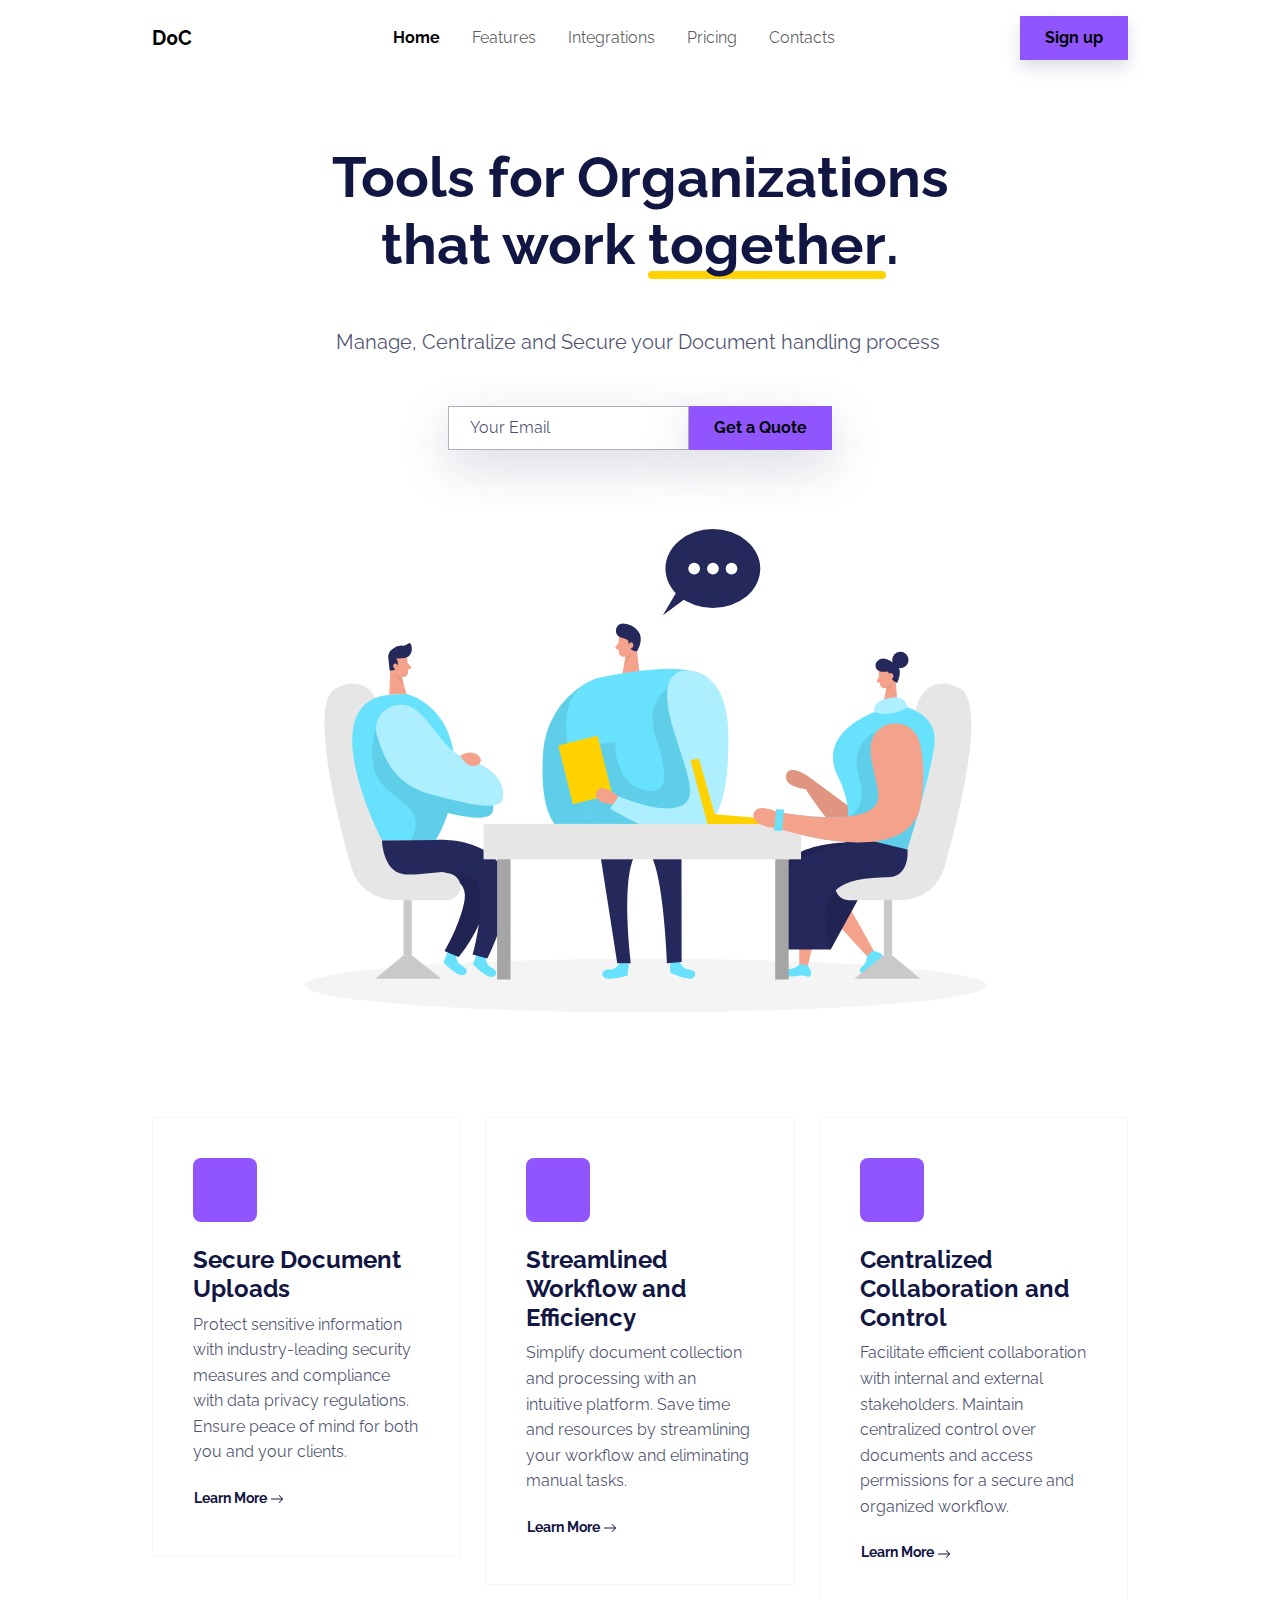
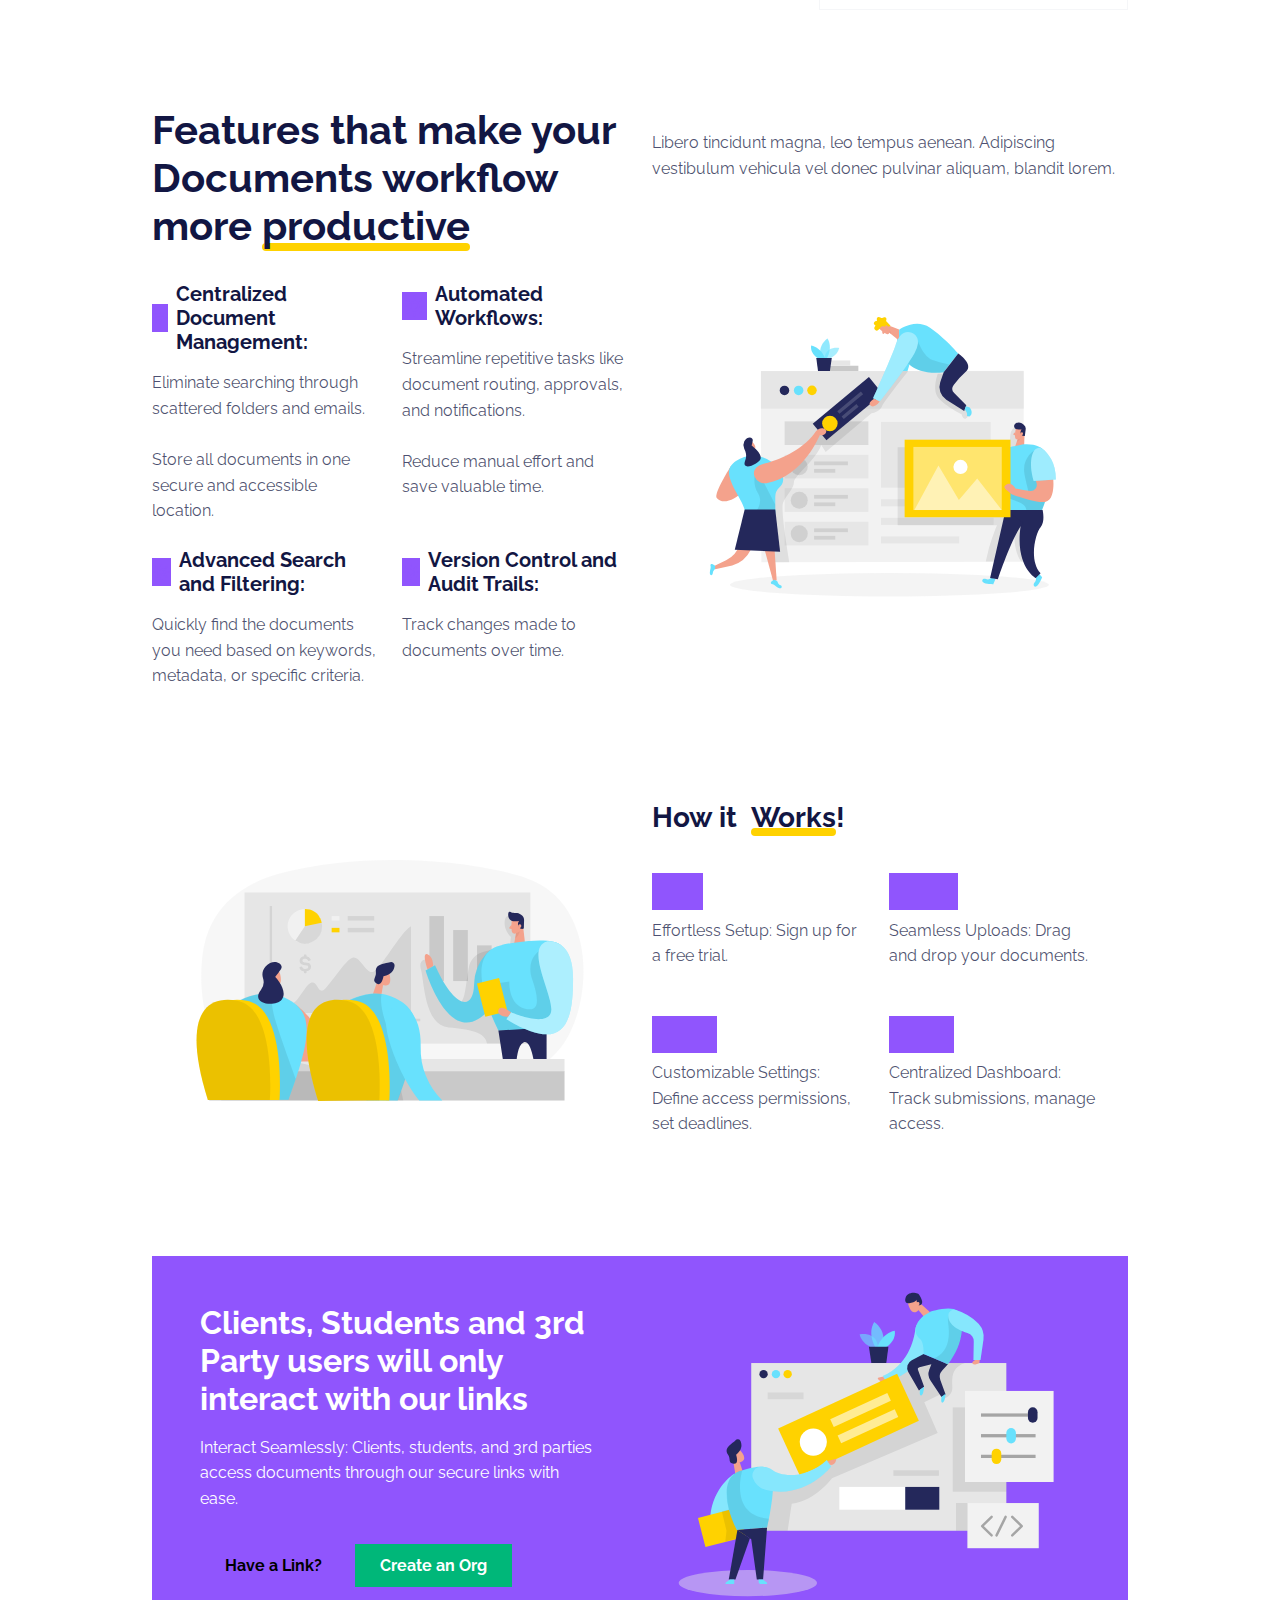
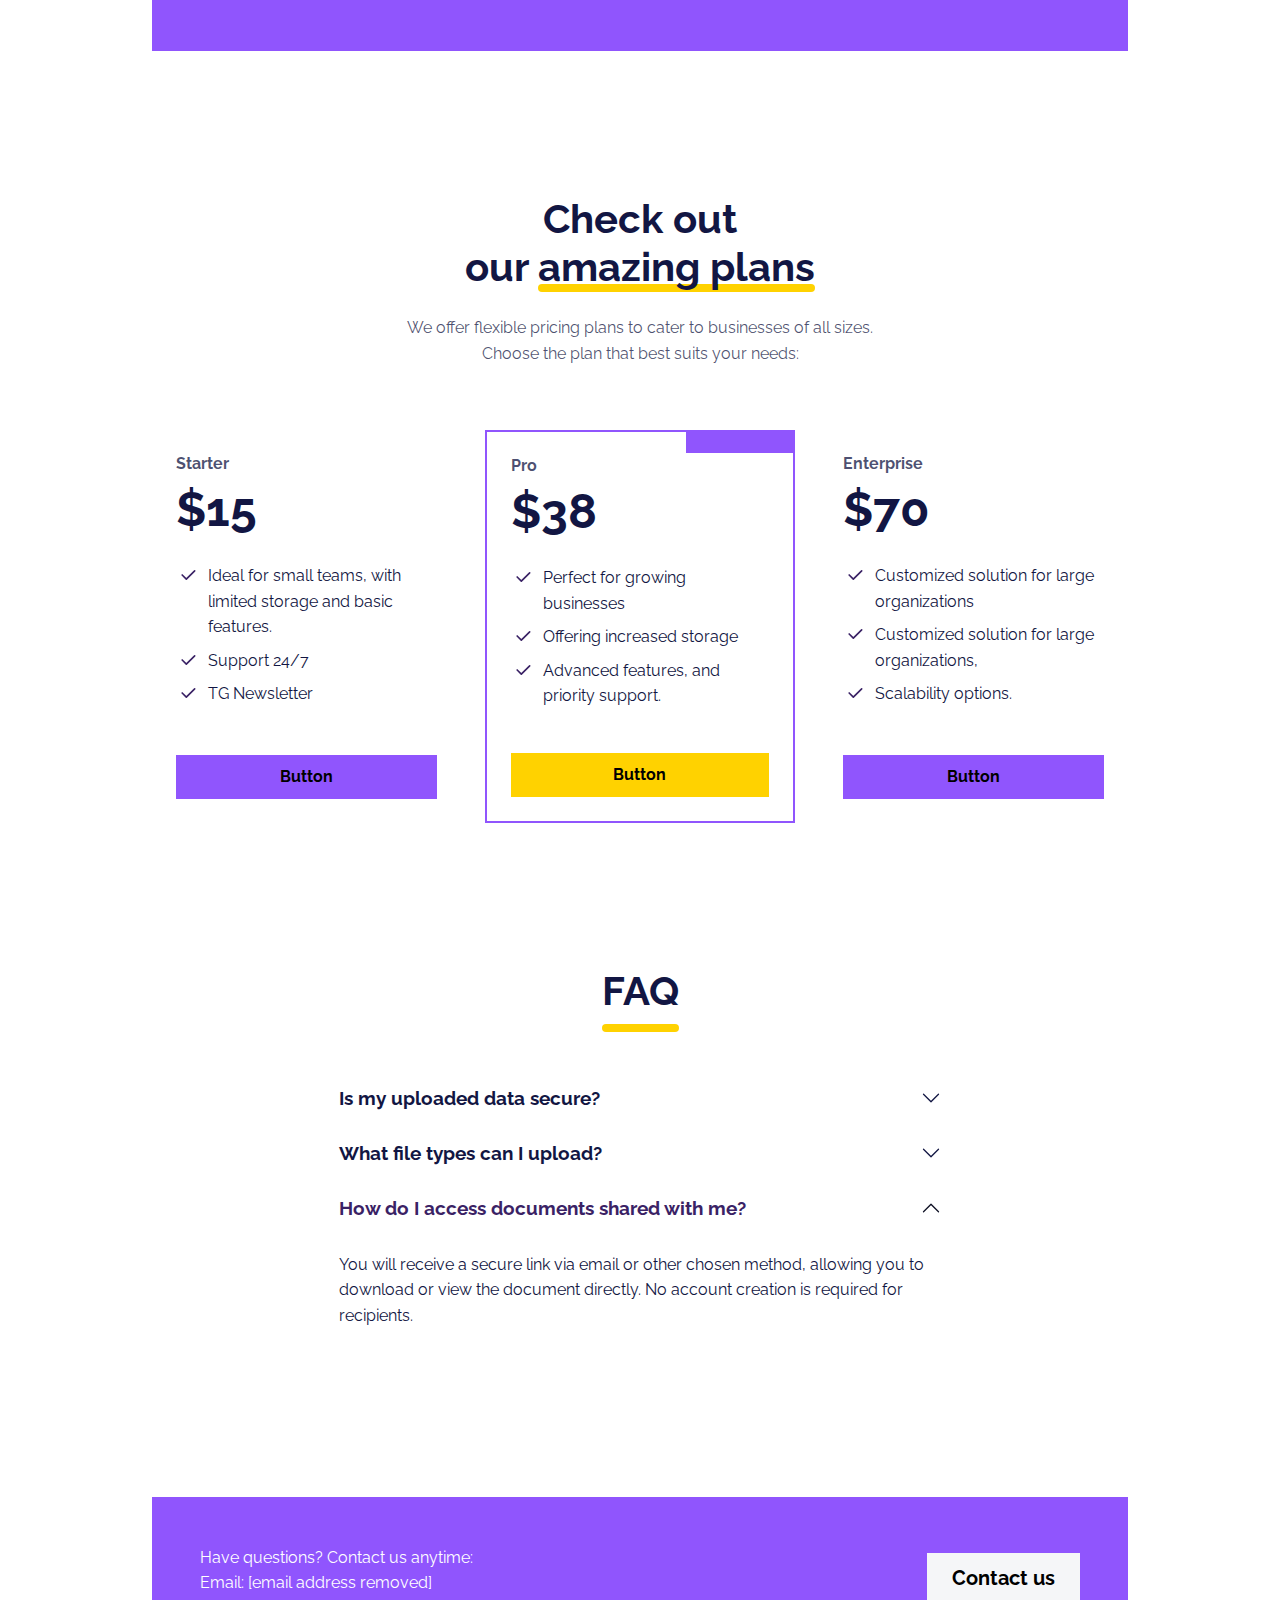
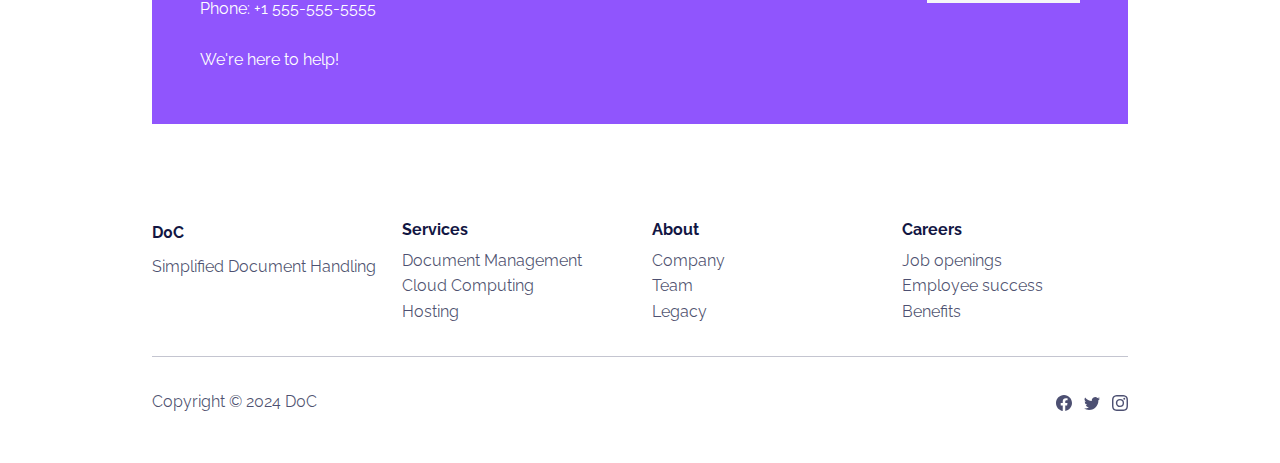
<file: index.html>
<!DOCTYPE html>
<html data-bs-theme="light" lang="en" data-bss-forced-theme="light">

<head>
    <meta charset="utf-8">
    <meta name="viewport" content="width=device-width, initial-scale=1.0, shrink-to-fit=no">
    <title>Home - Brand</title>
    <link rel="stylesheet" href="assets/bootstrap/css/bootstrap.min.css">
    <link rel="stylesheet" href="https://fonts.googleapis.com/css?family=Raleway:300italic,400italic,600italic,700italic,800italic,400,300,600,700,800&amp;display=swap">
    <link rel="stylesheet" href="assets/css/bs-theme-overrides.css">
    <link rel="stylesheet" href="assets/css/animate.min.css">
</head>

<body>
    <nav class="navbar navbar-expand-md fixed-top navbar-shrink py-3 navbar-light" id="mainNav">
        <div class="container"><a class="navbar-brand d-flex align-items-center" href="/"><span>D0C</span></a><button data-bs-toggle="collapse" class="navbar-toggler" data-bs-target="#navcol-1"><span class="visually-hidden">Toggle navigation</span><span class="navbar-toggler-icon"></span></button>
            <div class="collapse navbar-collapse" id="navcol-1">
                <ul class="navbar-nav mx-auto">
                    <li class="nav-item"><a class="nav-link active" href="index.html">Home</a></li>
                    <li class="nav-item"><a class="nav-link" href="features.html">Features</a></li>
                    <li class="nav-item"><a class="nav-link" href="integrations.html">Integrations</a></li>
                    <li class="nav-item"><a class="nav-link" href="pricing.html">Pricing</a></li>
                    <li class="nav-item"><a class="nav-link" href="contacts.html">Contacts</a></li>
                </ul><a class="btn btn-primary shadow" role="button" href="signup.html">Sign up</a>
            </div>
        </div>
    </nav>
    <header class="pt-5">
        <div class="container pt-4 pt-xl-5">
            <div class="row pt-5">
                <div class="col-md-8 text-center text-md-start mx-auto">
                    <div class="text-center">
                        <h1 class="display-4 fw-bold mb-5">Tools for Organizations that work&nbsp;<span class="underline">together</span>.</h1>
                        <p class="fs-5 text-muted mb-5">Manage, Centralize and Secure your Document handling process&nbsp;</p>
                        <form class="d-flex justify-content-center flex-wrap" method="post" data-bs-theme="light">
                            <div class="shadow-lg mb-3"><input class="form-control" type="email" name="email" placeholder="Your Email"></div>
                            <div class="shadow-lg mb-3"><button class="btn btn-primary" type="submit">Get a Quote</button></div>
                        </form>
                    </div>
                </div>
                <div class="col-12 col-lg-10 mx-auto">
                    <div class="text-center position-relative"><img class="img-fluid" src="assets/img/illustrations/meeting.svg" style="width: 800px;"></div>
                </div>
            </div>
        </div>
    </header>
    <section>
        <div class="container py-4 py-xl-5">
            <div class="row gy-4 row-cols-1 row-cols-md-2 row-cols-lg-3">
                <div class="col">
                    <div class="card border-light border-1 d-flex justify-content-center p-4">
                        <div class="card-body">
                            <div class="bs-icon-lg bs-icon-rounded bs-icon-secondary d-flex flex-shrink-0 justify-content-center align-items-center d-inline-block mb-4 bs-icon"><svg xmlns="http://www.w3.org/2000/svg" width="1em" height="1em" viewBox="0 0 24 24" stroke-width="2" stroke="currentColor" fill="none" stroke-linecap="round" stroke-linejoin="round" class="icon icon-tabler icon-tabler-school">
                                    <path stroke="none" d="M0 0h24v24H0z" fill="none"></path>
                                    <path d="M22 9l-10 -4l-10 4l10 4l10 -4v6"></path>
                                    <path d="M6 10.6v5.4a6 3 0 0 0 12 0v-5.4"></path>
                                </svg></div>
                            <div>
                                <h4 class="fw-bold">Secure Document Uploads</h4>
                                <p class="text-muted">Protect sensitive information with industry-leading security measures and compliance with data privacy regulations. Ensure peace of mind for both you and your clients.</p><button class="btn btn-sm px-0" type="button">Learn More&nbsp;<svg xmlns="http://www.w3.org/2000/svg" width="1em" height="1em" fill="currentColor" viewBox="0 0 16 16" class="bi bi-arrow-right">
                                        <path fill-rule="evenodd" d="M1 8a.5.5 0 0 1 .5-.5h11.793l-3.147-3.146a.5.5 0 0 1 .708-.708l4 4a.5.5 0 0 1 0 .708l-4 4a.5.5 0 0 1-.708-.708L13.293 8.5H1.5A.5.5 0 0 1 1 8"></path>
                                    </svg><br></button>
                            </div>
                        </div>
                    </div>
                </div>
                <div class="col">
                    <div class="card border-light border-1 d-flex justify-content-center p-4">
                        <div class="card-body">
                            <div class="bs-icon-lg bs-icon-rounded bs-icon-secondary d-flex flex-shrink-0 justify-content-center align-items-center d-inline-block mb-4 bs-icon"><svg xmlns="http://www.w3.org/2000/svg" width="1em" height="1em" viewBox="0 0 24 24" stroke-width="2" stroke="currentColor" fill="none" stroke-linecap="round" stroke-linejoin="round" class="icon icon-tabler icon-tabler-school">
                                    <path stroke="none" d="M0 0h24v24H0z" fill="none"></path>
                                    <path d="M22 9l-10 -4l-10 4l10 4l10 -4v6"></path>
                                    <path d="M6 10.6v5.4a6 3 0 0 0 12 0v-5.4"></path>
                                </svg></div>
                            <div>
                                <h4 class="fw-bold">Streamlined Workflow and Efficiency</h4>
                                <p class="text-muted">Simplify document collection and processing with an intuitive platform. Save time and resources by streamlining your workflow and eliminating manual tasks.</p><button class="btn btn-sm px-0" type="button">Learn More&nbsp;<svg xmlns="http://www.w3.org/2000/svg" width="1em" height="1em" fill="currentColor" viewBox="0 0 16 16" class="bi bi-arrow-right">
                                        <path fill-rule="evenodd" d="M1 8a.5.5 0 0 1 .5-.5h11.793l-3.147-3.146a.5.5 0 0 1 .708-.708l4 4a.5.5 0 0 1 0 .708l-4 4a.5.5 0 0 1-.708-.708L13.293 8.5H1.5A.5.5 0 0 1 1 8"></path>
                                    </svg><br></button>
                            </div>
                        </div>
                    </div>
                </div>
                <div class="col">
                    <div class="card border-light border-1 d-flex justify-content-center p-4">
                        <div class="card-body">
                            <div class="bs-icon-lg bs-icon-rounded bs-icon-secondary d-flex flex-shrink-0 justify-content-center align-items-center d-inline-block mb-4 bs-icon"><svg xmlns="http://www.w3.org/2000/svg" width="1em" height="1em" viewBox="0 0 24 24" stroke-width="2" stroke="currentColor" fill="none" stroke-linecap="round" stroke-linejoin="round" class="icon icon-tabler icon-tabler-school">
                                    <path stroke="none" d="M0 0h24v24H0z" fill="none"></path>
                                    <path d="M22 9l-10 -4l-10 4l10 4l10 -4v6"></path>
                                    <path d="M6 10.6v5.4a6 3 0 0 0 12 0v-5.4"></path>
                                </svg></div>
                            <div>
                                <h4 class="fw-bold">Centralized Collaboration and Control</h4>
                                <p class="text-muted">Facilitate efficient collaboration with internal and external stakeholders. Maintain centralized control over documents and access permissions for a secure and organized workflow.</p><button class="btn btn-sm px-0" type="button">Learn More&nbsp;<svg xmlns="http://www.w3.org/2000/svg" width="1em" height="1em" fill="currentColor" viewBox="0 0 16 16" class="bi bi-arrow-right">
                                        <path fill-rule="evenodd" d="M1 8a.5.5 0 0 1 .5-.5h11.793l-3.147-3.146a.5.5 0 0 1 .708-.708l4 4a.5.5 0 0 1 0 .708l-4 4a.5.5 0 0 1-.708-.708L13.293 8.5H1.5A.5.5 0 0 1 1 8"></path>
                                    </svg><br></button>
                            </div>
                        </div>
                    </div>
                </div>
            </div>
        </div>
    </section>
    <section>
        <div class="container py-4 py-xl-5">
            <div class="row">
                <div class="col-md-6">
                    <h3 class="display-6 fw-bold pb-md-4">Features that make your Documents workflow more&nbsp;<span class="underline">productive</span></h3>
                </div>
                <div class="col-md-6 pt-4">
                    <p class="text-muted mb-4">Libero tincidunt magna, leo tempus aenean. Adipiscing vestibulum vehicula vel donec pulvinar aliquam, blandit lorem.</p>
                </div>
            </div>
            <div class="row gy-4 gy-md-0">
                <div class="col-md-6 d-flex d-sm-flex d-md-flex justify-content-center align-items-center justify-content-md-start align-items-md-center justify-content-xl-center">
                    <div>
                        <div class="row gy-2 row-cols-1 row-cols-sm-2">
                            <div class="col text-center text-md-start">
                                <div class="d-flex justify-content-center align-items-center justify-content-md-start"><svg xmlns="http://www.w3.org/2000/svg" width="1em" height="1em" viewBox="0 0 24 24" stroke-width="2" stroke="currentColor" fill="none" stroke-linecap="round" stroke-linejoin="round" class="icon icon-tabler icon-tabler-sun fs-3 text-primary bg-secondary">
                                        <path stroke="none" d="M0 0h24v24H0z" fill="none"></path>
                                        <path d="M12 12m-4 0a4 4 0 1 0 8 0a4 4 0 1 0 -8 0"></path>
                                        <path d="M3 12h1m8 -9v1m8 8h1m-9 8v1m-6.4 -15.4l.7 .7m12.1 -.7l-.7 .7m0 11.4l.7 .7m-12.1 -.7l-.7 .7"></path>
                                    </svg>
                                    <h5 class="fw-bold mb-0 ms-2">Centralized Document Management:</h5>
                                </div>
                                <p class="text-muted my-3">Eliminate searching through scattered folders and emails.<br><br>Store all documents in one secure and accessible location.</p>
                            </div>
                            <div class="col text-center text-md-start">
                                <div class="d-flex justify-content-center align-items-center justify-content-md-start"><svg xmlns="http://www.w3.org/2000/svg" width="1em" height="1em" viewBox="0 0 24 24" stroke-width="2" stroke="currentColor" fill="none" stroke-linecap="round" stroke-linejoin="round" class="icon icon-tabler icon-tabler-sun fs-3 text-primary bg-secondary">
                                        <path stroke="none" d="M0 0h24v24H0z" fill="none"></path>
                                        <path d="M12 12m-4 0a4 4 0 1 0 8 0a4 4 0 1 0 -8 0"></path>
                                        <path d="M3 12h1m8 -9v1m8 8h1m-9 8v1m-6.4 -15.4l.7 .7m12.1 -.7l-.7 .7m0 11.4l.7 .7m-12.1 -.7l-.7 .7"></path>
                                    </svg>
                                    <h5 class="fw-bold mb-0 ms-2">Automated Workflows:</h5>
                                </div>
                                <p class="text-muted my-3">Streamline repetitive tasks like document routing, approvals, and notifications.<br><br>Reduce manual effort and save valuable time.</p>
                            </div>
                            <div class="col text-center text-md-start">
                                <div class="d-flex justify-content-center align-items-center justify-content-md-start"><svg xmlns="http://www.w3.org/2000/svg" width="1em" height="1em" viewBox="0 0 24 24" stroke-width="2" stroke="currentColor" fill="none" stroke-linecap="round" stroke-linejoin="round" class="icon icon-tabler icon-tabler-sun fs-3 text-primary bg-secondary">
                                        <path stroke="none" d="M0 0h24v24H0z" fill="none"></path>
                                        <path d="M12 12m-4 0a4 4 0 1 0 8 0a4 4 0 1 0 -8 0"></path>
                                        <path d="M3 12h1m8 -9v1m8 8h1m-9 8v1m-6.4 -15.4l.7 .7m12.1 -.7l-.7 .7m0 11.4l.7 .7m-12.1 -.7l-.7 .7"></path>
                                    </svg>
                                    <h5 class="fw-bold mb-0 ms-2">Advanced Search and Filtering:</h5>
                                </div>
                                <p class="text-muted my-3">Quickly find the documents you need based on keywords, metadata, or specific criteria.</p>
                            </div>
                            <div class="col text-center text-md-start">
                                <div class="d-flex justify-content-center align-items-center justify-content-md-start"><svg xmlns="http://www.w3.org/2000/svg" width="1em" height="1em" viewBox="0 0 24 24" stroke-width="2" stroke="currentColor" fill="none" stroke-linecap="round" stroke-linejoin="round" class="icon icon-tabler icon-tabler-sun fs-3 text-primary bg-secondary">
                                        <path stroke="none" d="M0 0h24v24H0z" fill="none"></path>
                                        <path d="M12 12m-4 0a4 4 0 1 0 8 0a4 4 0 1 0 -8 0"></path>
                                        <path d="M3 12h1m8 -9v1m8 8h1m-9 8v1m-6.4 -15.4l.7 .7m12.1 -.7l-.7 .7m0 11.4l.7 .7m-12.1 -.7l-.7 .7"></path>
                                    </svg>
                                    <h5 class="fw-bold mb-0 ms-2">Version Control and Audit Trails:</h5>
                                </div>
                                <p class="text-muted my-3" data-bss-hover-animate="pulse">Track changes made to documents over time.</p>
                            </div>
                        </div>
                    </div>
                </div>
                <div class="col-md-6 order-first order-md-last">
                    <div><img class="rounded img-fluid w-100 fit-cover" style="min-height: 300px;" src="assets/img/illustrations/teamwork.svg"></div>
                </div>
            </div>
        </div>
    </section>
    <section>
        <div class="container py-4 py-xl-5">
            <div class="row gy-4 gy-md-0">
                <div class="col-md-6 text-center text-md-start d-flex d-sm-flex d-md-flex justify-content-center align-items-center justify-content-md-start align-items-md-center justify-content-xl-center">
                    <div><img class="rounded img-fluid fit-cover" style="min-height: 300px;" src="assets/img/illustrations/presentation.svg" width="800"></div>
                </div>
                <div class="col">
                    <div style="max-width: 450px;">
                        <h3 class="fw-bold pb-md-4">How it&nbsp;&nbsp;<span class="underline">Works</span>!</h3>
                        <div class="row gy-4 row-cols-2 row-cols-md-2">
                            <div class="col">
                                <div><span class="fs-2 fw-bold text-primary bg-secondary">40+</span>
                                    <p class="fw-normal text-muted">Effortless Setup: Sign up for a free trial.</p>
                                </div>
                            </div>
                            <div class="col">
                                <div><span class="fs-2 fw-bold text-primary bg-secondary">100+</span>
                                    <p class="fw-normal text-muted">Seamless Uploads: Drag and drop your documents.</p>
                                </div>
                            </div>
                            <div class="col">
                                <div><span class="fs-2 fw-bold text-primary bg-secondary">123+</span>
                                    <p class="fw-normal text-muted">Customizable Settings: Define access permissions, set deadlines.</p>
                                </div>
                            </div>
                            <div class="col">
                                <div><span class="fs-2 fw-bold text-primary bg-secondary">123+</span>
                                    <p class="fw-normal text-muted">Centralized Dashboard: Track submissions, manage access.</p>
                                </div>
                            </div>
                        </div>
                    </div>
                </div>
            </div>
        </div>
    </section>
    <section class="py-4 py-xl-5">
        <div class="container">
            <div class="bg-primary border rounded border-0 border-primary overflow-hidden">
                <div class="row g-0">
                    <div class="col-md-6 d-flex flex-column justify-content-center">
                        <div class="text-white p-4 p-md-5">
                            <h2 class="fw-bold mb-3">Clients, Students and 3rd Party users will only interact with our links</h2>
                            <p class="mb-4">Interact Seamlessly: Clients, students, and 3rd parties access documents through our secure links with ease.</p>
                            <div class="my-3"><a class="btn btn-primary me-2 mt-2" role="button" href="#">Have a Link?</a><a class="btn btn-success mt-2" role="button" href="#">Create an Org</a></div>
                        </div>
                    </div>
                    <div class="col-md-6 order-first order-md-last" style="min-height: 250px;"><img class="w-100 h-100 fit-contain pt-5 pt-md-0" src="assets/img/illustrations/web-development.svg"></div>
                </div>
            </div>
        </div>
    </section>
    <section class="py-5">
        <div class="container py-4 py-xl-5">
            <div class="row mb-5">
                <div class="col-md-8 col-xl-6 text-center mx-auto">
                    <h2 class="display-6 fw-bold mb-4">Check out<br>our <span class="underline">amazing plans</span></h2>
                    <p class="text-muted">We offer flexible pricing plans to cater to businesses of all sizes. Choose the plan that best suits your needs:</p>
                </div>
            </div>
            <div class="row gy-4 row-cols-1 row-cols-md-2 row-cols-lg-3">
                <div class="col">
                    <div class="card border-0 h-100">
                        <div class="card-body d-flex flex-column justify-content-between p-4">
                            <div>
                                <h6 class="fw-bold text-muted">Starter</h6>
                                <h4 class="display-5 fw-bold mb-4">$15</h4>
                                <ul class="list-unstyled">
                                    <li class="d-flex mb-2"><span class="bs-icon-xs bs-icon-rounded bs-icon me-2"><svg xmlns="http://www.w3.org/2000/svg" width="1em" height="1em" viewBox="0 0 24 24" stroke-width="2" stroke="currentColor" fill="none" stroke-linecap="round" stroke-linejoin="round" class="icon icon-tabler icon-tabler-check fs-5 text-primary-emphasis">
                                                <path stroke="none" d="M0 0h24v24H0z" fill="none"></path>
                                                <path d="M5 12l5 5l10 -10"></path>
                                            </svg></span><span>Ideal for small teams, with limited storage and basic features.</span></li>
                                    <li class="d-flex mb-2"><span class="bs-icon-xs bs-icon-rounded bs-icon me-2"><svg xmlns="http://www.w3.org/2000/svg" width="1em" height="1em" viewBox="0 0 24 24" stroke-width="2" stroke="currentColor" fill="none" stroke-linecap="round" stroke-linejoin="round" class="icon icon-tabler icon-tabler-check fs-5 text-primary-emphasis">
                                                <path stroke="none" d="M0 0h24v24H0z" fill="none"></path>
                                                <path d="M5 12l5 5l10 -10"></path>
                                            </svg></span><span>Support 24/7</span></li>
                                    <li class="d-flex mb-2"><span class="bs-icon-xs bs-icon-rounded bs-icon me-2"><svg xmlns="http://www.w3.org/2000/svg" width="1em" height="1em" viewBox="0 0 24 24" stroke-width="2" stroke="currentColor" fill="none" stroke-linecap="round" stroke-linejoin="round" class="icon icon-tabler icon-tabler-check fs-5 text-primary-emphasis">
                                                <path stroke="none" d="M0 0h24v24H0z" fill="none"></path>
                                                <path d="M5 12l5 5l10 -10"></path>
                                            </svg></span><span>TG Newsletter</span></li>
                                </ul>
                            </div><a class="btn btn-primary" role="button" href="#">Button</a>
                        </div>
                    </div>
                </div>
                <div class="col">
                    <div class="card border-secondary border-2 h-100">
                        <div class="card-body d-flex flex-column justify-content-between p-4"><span class="badge bg-secondary position-absolute top-0 end-0 rounded-bottom-left text-uppercase text-primary">Most Popular</span>
                            <div>
                                <h6 class="fw-bold text-muted">Pro</h6>
                                <h4 class="display-5 fw-bold mb-4">$38</h4>
                                <ul class="list-unstyled">
                                    <li class="d-flex mb-2"><span class="bs-icon-xs bs-icon-rounded bs-icon me-2"><svg xmlns="http://www.w3.org/2000/svg" width="1em" height="1em" viewBox="0 0 24 24" stroke-width="2" stroke="currentColor" fill="none" stroke-linecap="round" stroke-linejoin="round" class="icon icon-tabler icon-tabler-check fs-5 text-primary-emphasis">
                                                <path stroke="none" d="M0 0h24v24H0z" fill="none"></path>
                                                <path d="M5 12l5 5l10 -10"></path>
                                            </svg></span><span>Perfect for growing businesses</span></li>
                                    <li class="d-flex mb-2"><span class="bs-icon-xs bs-icon-rounded bs-icon me-2"><svg xmlns="http://www.w3.org/2000/svg" width="1em" height="1em" viewBox="0 0 24 24" stroke-width="2" stroke="currentColor" fill="none" stroke-linecap="round" stroke-linejoin="round" class="icon icon-tabler icon-tabler-check fs-5 text-primary-emphasis">
                                                <path stroke="none" d="M0 0h24v24H0z" fill="none"></path>
                                                <path d="M5 12l5 5l10 -10"></path>
                                            </svg></span><span>Offering increased storage</span></li>
                                    <li class="d-flex mb-2"><span class="bs-icon-xs bs-icon-rounded bs-icon me-2"><svg xmlns="http://www.w3.org/2000/svg" width="1em" height="1em" viewBox="0 0 24 24" stroke-width="2" stroke="currentColor" fill="none" stroke-linecap="round" stroke-linejoin="round" class="icon icon-tabler icon-tabler-check fs-5 text-primary-emphasis">
                                                <path stroke="none" d="M0 0h24v24H0z" fill="none"></path>
                                                <path d="M5 12l5 5l10 -10"></path>
                                            </svg></span><span>Advanced features, and priority support.</span></li>
                                </ul>
                            </div><a class="btn btn-warning" role="button" href="#">Button</a>
                        </div>
                    </div>
                </div>
                <div class="col">
                    <div class="card border-0 h-100">
                        <div class="card-body d-flex flex-column justify-content-between p-4">
                            <div class="pb-4">
                                <h6 class="fw-bold text-muted">Enterprise</h6>
                                <h4 class="display-5 fw-bold mb-4">$70</h4>
                                <ul class="list-unstyled">
                                    <li class="d-flex mb-2"><span class="bs-icon-xs bs-icon-rounded bs-icon me-2"><svg xmlns="http://www.w3.org/2000/svg" width="1em" height="1em" viewBox="0 0 24 24" stroke-width="2" stroke="currentColor" fill="none" stroke-linecap="round" stroke-linejoin="round" class="icon icon-tabler icon-tabler-check fs-5 text-primary-emphasis">
                                                <path stroke="none" d="M0 0h24v24H0z" fill="none"></path>
                                                <path d="M5 12l5 5l10 -10"></path>
                                            </svg></span><span>Customized solution for large organizations</span></li>
                                    <li class="d-flex mb-2"><span class="bs-icon-xs bs-icon-rounded bs-icon me-2"><svg xmlns="http://www.w3.org/2000/svg" width="1em" height="1em" viewBox="0 0 24 24" stroke-width="2" stroke="currentColor" fill="none" stroke-linecap="round" stroke-linejoin="round" class="icon icon-tabler icon-tabler-check fs-5 text-primary-emphasis">
                                                <path stroke="none" d="M0 0h24v24H0z" fill="none"></path>
                                                <path d="M5 12l5 5l10 -10"></path>
                                            </svg></span><span>Customized solution for large organizations,</span></li>
                                    <li class="d-flex mb-2"><span class="bs-icon-xs bs-icon-rounded bs-icon me-2"><svg xmlns="http://www.w3.org/2000/svg" width="1em" height="1em" viewBox="0 0 24 24" stroke-width="2" stroke="currentColor" fill="none" stroke-linecap="round" stroke-linejoin="round" class="icon icon-tabler icon-tabler-check fs-5 text-primary-emphasis">
                                                <path stroke="none" d="M0 0h24v24H0z" fill="none"></path>
                                                <path d="M5 12l5 5l10 -10"></path>
                                            </svg></span><span>Scalability options.</span></li>
                                    <li class="d-flex mb-2"></li>
                                </ul>
                            </div><a class="btn btn-primary" role="button" href="#">Button</a>
                        </div>
                    </div>
                </div>
            </div>
        </div>
    </section>
    <section class="py-4 py-xl-5 mb-5">
        <div class="container">
            <div class="row mb-2">
                <div class="col-md-8 col-xl-6 text-center mx-auto">
                    <h2 class="display-6 fw-bold mb-5"><span class="pb-3 underline">FAQ<br></span></h2>
                </div>
            </div>
            <div class="row mb-2">
                <div class="col-md-8 mx-auto">
                    <div class="accordion text-muted" role="tablist" id="accordion-1">
                        <div class="accordion-item">
                            <h2 class="accordion-header" role="tab"><button class="accordion-button collapsed" type="button" data-bs-toggle="collapse" data-bs-target="#accordion-1 .item-1" aria-expanded="false" aria-controls="accordion-1 .item-1">Is my uploaded data secure?</button></h2>
                            <div class="accordion-collapse collapse item-1" role="tabpanel" data-bs-parent="#accordion-1">
                                <div class="accordion-body">
                                    <p>Yes, your data is protected with industry-leading security measures, including encryption and access controls. We are committed to safeguarding your sensitive information.</p>
                                </div>
                            </div>
                        </div>
                        <div class="accordion-item">
                            <h2 class="accordion-header" role="tab"><button class="accordion-button collapsed" type="button" data-bs-toggle="collapse" data-bs-target="#accordion-1 .item-2" aria-expanded="false" aria-controls="accordion-1 .item-2">What file types can I upload?</button></h2>
                            <div class="accordion-collapse collapse item-2" role="tabpanel" data-bs-parent="#accordion-1">
                                <div class="accordion-body">
                                    <p class="mb-0">We support a wide range of file types, including common document formats like PDF, DOCX, JPG, and more. For a complete list, please refer to our support page.</p>
                                </div>
                            </div>
                        </div>
                        <div class="accordion-item">
                            <h2 class="accordion-header" role="tab"><button class="accordion-button" type="button" data-bs-toggle="collapse" data-bs-target="#accordion-1 .item-3" aria-expanded="true" aria-controls="accordion-1 .item-3">How do I access documents shared with me?</button></h2>
                            <div class="accordion-collapse collapse show item-3" role="tabpanel" data-bs-parent="#accordion-1">
                                <div class="accordion-body">
                                    <p class="mb-0">You will receive a secure link via email or other chosen method, allowing you to download or view the document directly. No account creation is required for recipients.</p>
                                </div>
                            </div>
                        </div>
                    </div>
                </div>
            </div>
        </div>
    </section>
    <section class="py-4 py-xl-5">
        <div class="container">
            <div class="text-white bg-primary border rounded border-0 border-primary d-flex flex-column justify-content-between flex-lg-row p-4 p-md-5">
                <div class="pb-2 pb-lg-1">
                    <p class="mb-0">Have questions? Contact us anytime:<br>Email: [email address removed]<br>Phone: +1 555-555-5555<br><br>We're here to help!</p>
                </div>
                <div class="my-2"><a class="btn btn-light fs-5 py-2 px-4" role="button" href="contacts.html">Contact us</a></div>
            </div>
        </div>
    </section>
    <footer>
        <div class="container py-4 py-lg-5">
            <div class="row row-cols-2 row-cols-md-4">
                <div class="col-12 col-md-3">
                    <div class="fw-bold d-flex align-items-center mb-2"><span>D0C</span></div>
                    <p class="text-muted">Simplified Document Handling</p>
                </div>
                <div class="col-sm-4 col-md-3 text-lg-start d-flex flex-column">
                    <h3 class="fs-6 fw-bold">Services</h3>
                    <ul class="list-unstyled">
                        <li><a href="#">Document Management</a></li>
                        <li><a href="#">Cloud Computing</a></li>
                        <li><a href="#">Hosting</a></li>
                    </ul>
                </div>
                <div class="col-sm-4 col-md-3 text-lg-start d-flex flex-column">
                    <h3 class="fs-6 fw-bold">About</h3>
                    <ul class="list-unstyled">
                        <li><a href="#">Company</a></li>
                        <li><a href="#">Team</a></li>
                        <li><a href="#">Legacy</a></li>
                    </ul>
                </div>
                <div class="col-sm-4 col-md-3 text-lg-start d-flex flex-column">
                    <h3 class="fs-6 fw-bold">Careers</h3>
                    <ul class="list-unstyled">
                        <li><a href="#">Job openings</a></li>
                        <li><a href="#">Employee success</a></li>
                        <li><a href="#">Benefits</a></li>
                    </ul>
                </div>
            </div>
            <hr>
            <div class="text-muted d-flex justify-content-between align-items-center pt-3">
                <p class="mb-0">Copyright © 2024 D0C</p>
                <ul class="list-inline mb-0">
                    <li class="list-inline-item"><svg xmlns="http://www.w3.org/2000/svg" width="1em" height="1em" fill="currentColor" viewBox="0 0 16 16" class="bi bi-facebook">
                            <path d="M16 8.049c0-4.446-3.582-8.05-8-8.05C3.58 0-.002 3.603-.002 8.05c0 4.017 2.926 7.347 6.75 7.951v-5.625h-2.03V8.05H6.75V6.275c0-2.017 1.195-3.131 3.022-3.131.876 0 1.791.157 1.791.157v1.98h-1.009c-.993 0-1.303.621-1.303 1.258v1.51h2.218l-.354 2.326H9.25V16c3.824-.604 6.75-3.934 6.75-7.951"></path>
                        </svg></li>
                    <li class="list-inline-item"><svg xmlns="http://www.w3.org/2000/svg" width="1em" height="1em" fill="currentColor" viewBox="0 0 16 16" class="bi bi-twitter">
                            <path d="M5.026 15c6.038 0 9.341-5.003 9.341-9.334 0-.14 0-.282-.006-.422A6.685 6.685 0 0 0 16 3.542a6.658 6.658 0 0 1-1.889.518 3.301 3.301 0 0 0 1.447-1.817 6.533 6.533 0 0 1-2.087.793A3.286 3.286 0 0 0 7.875 6.03a9.325 9.325 0 0 1-6.767-3.429 3.289 3.289 0 0 0 1.018 4.382A3.323 3.323 0 0 1 .64 6.575v.045a3.288 3.288 0 0 0 2.632 3.218 3.203 3.203 0 0 1-.865.115 3.23 3.23 0 0 1-.614-.057 3.283 3.283 0 0 0 3.067 2.277A6.588 6.588 0 0 1 .78 13.58a6.32 6.32 0 0 1-.78-.045A9.344 9.344 0 0 0 5.026 15"></path>
                        </svg></li>
                    <li class="list-inline-item"><svg xmlns="http://www.w3.org/2000/svg" width="1em" height="1em" fill="currentColor" viewBox="0 0 16 16" class="bi bi-instagram">
                            <path d="M8 0C5.829 0 5.556.01 4.703.048 3.85.088 3.269.222 2.76.42a3.917 3.917 0 0 0-1.417.923A3.927 3.927 0 0 0 .42 2.76C.222 3.268.087 3.85.048 4.7.01 5.555 0 5.827 0 8.001c0 2.172.01 2.444.048 3.297.04.852.174 1.433.372 1.942.205.526.478.972.923 1.417.444.445.89.719 1.416.923.51.198 1.09.333 1.942.372C5.555 15.99 5.827 16 8 16s2.444-.01 3.298-.048c.851-.04 1.434-.174 1.943-.372a3.916 3.916 0 0 0 1.416-.923c.445-.445.718-.891.923-1.417.197-.509.332-1.09.372-1.942C15.99 10.445 16 10.173 16 8s-.01-2.445-.048-3.299c-.04-.851-.175-1.433-.372-1.941a3.926 3.926 0 0 0-.923-1.417A3.911 3.911 0 0 0 13.24.42c-.51-.198-1.092-.333-1.943-.372C10.443.01 10.172 0 7.998 0h.003zm-.717 1.442h.718c2.136 0 2.389.007 3.232.046.78.035 1.204.166 1.486.275.373.145.64.319.92.599.28.28.453.546.598.92.11.281.24.705.275 1.485.039.843.047 1.096.047 3.231s-.008 2.389-.047 3.232c-.035.78-.166 1.203-.275 1.485a2.47 2.47 0 0 1-.599.919c-.28.28-.546.453-.92.598-.28.11-.704.24-1.485.276-.843.038-1.096.047-3.232.047s-2.39-.009-3.233-.047c-.78-.036-1.203-.166-1.485-.276a2.478 2.478 0 0 1-.92-.598 2.48 2.48 0 0 1-.6-.92c-.109-.281-.24-.705-.275-1.485-.038-.843-.046-1.096-.046-3.233 0-2.136.008-2.388.046-3.231.036-.78.166-1.204.276-1.486.145-.373.319-.64.599-.92.28-.28.546-.453.92-.598.282-.11.705-.24 1.485-.276.738-.034 1.024-.044 2.515-.045v.002zm4.988 1.328a.96.96 0 1 0 0 1.92.96.96 0 0 0 0-1.92zm-4.27 1.122a4.109 4.109 0 1 0 0 8.217 4.109 4.109 0 0 0 0-8.217zm0 1.441a2.667 2.667 0 1 1 0 5.334 2.667 2.667 0 0 1 0-5.334"></path>
                        </svg></li>
                </ul>
            </div>
        </div>
    </footer>
    <script src="assets/bootstrap/js/bootstrap.min.js"></script>
    <script src="assets/js/bs-init.js"></script>
    <script src="assets/js/startup-modern.js"></script>
</body>

</html>
</file>
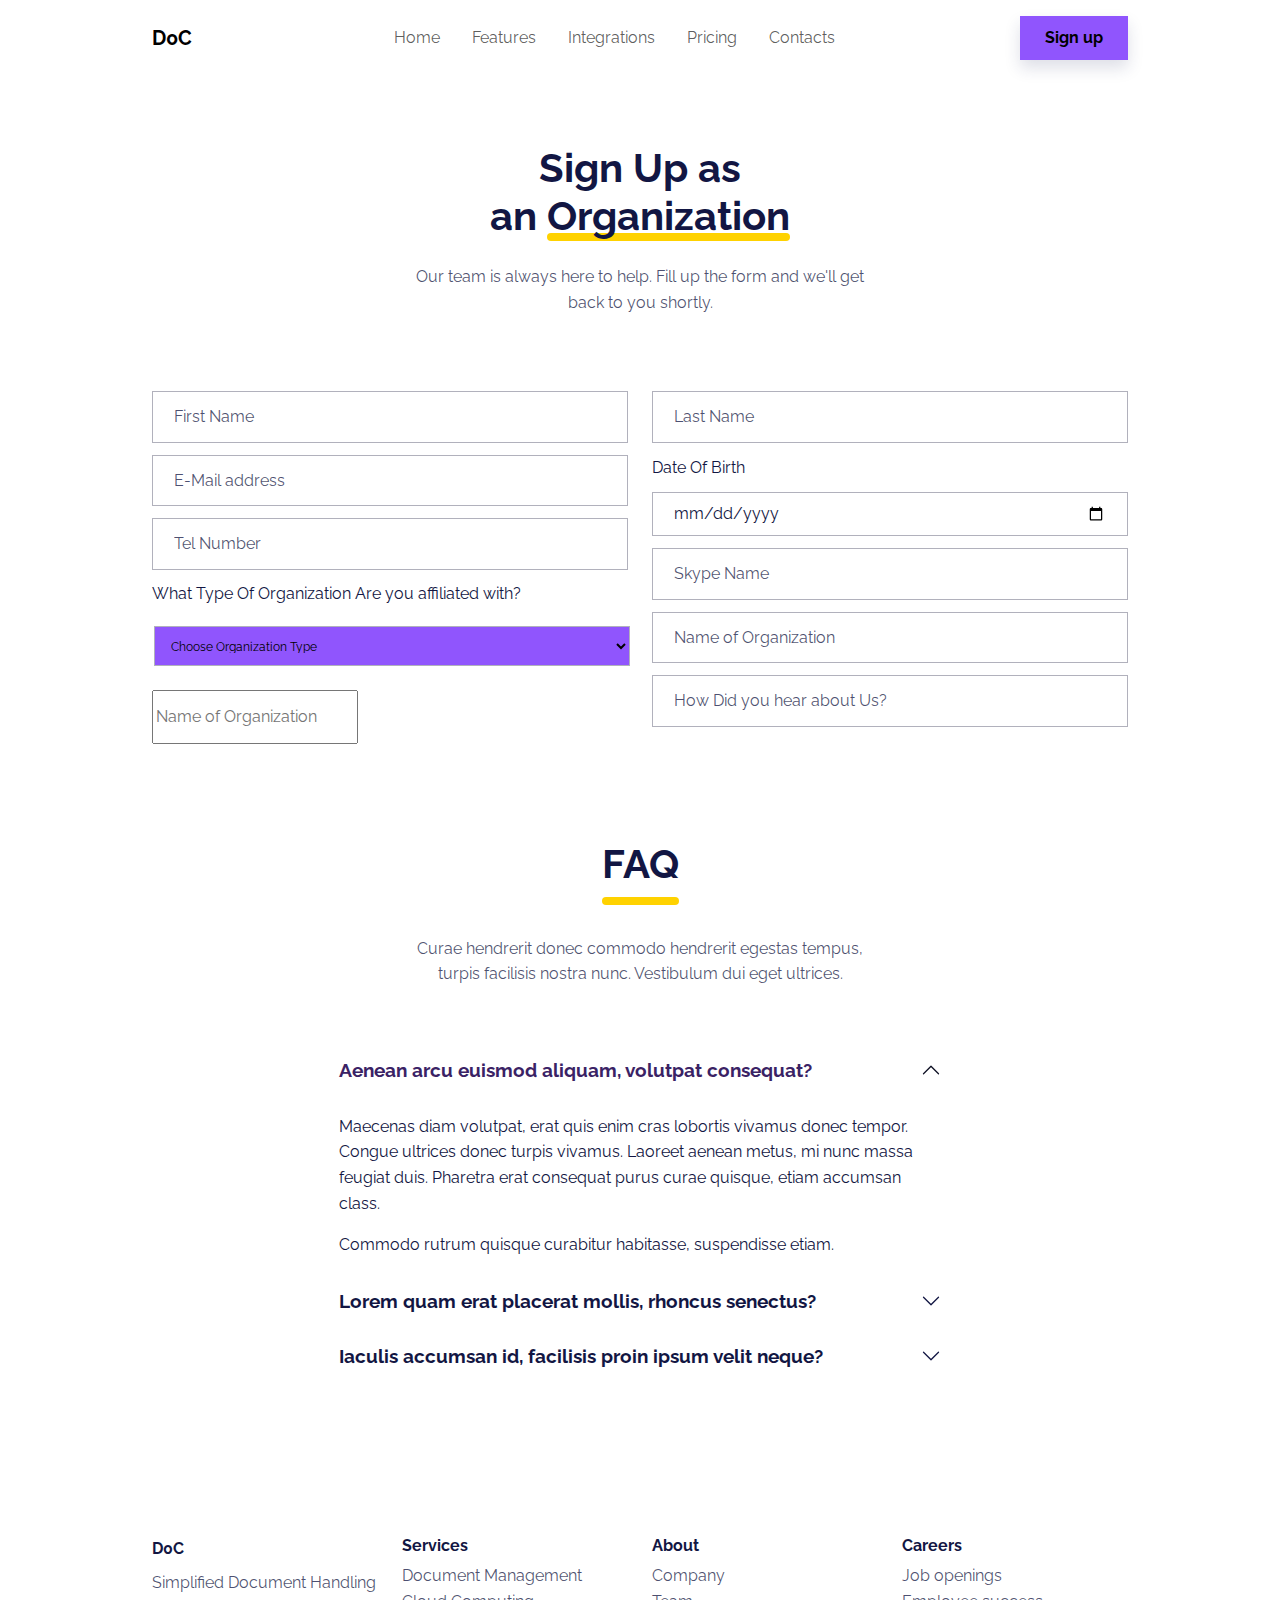
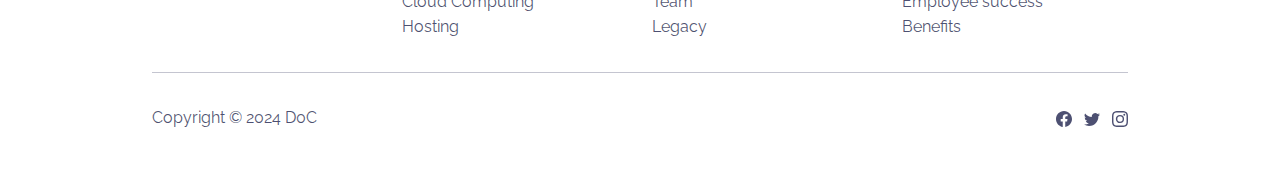
<file: application.html>
<!DOCTYPE html>
<html data-bs-theme="light" lang="en">

<head>
    <meta charset="utf-8">
    <meta name="viewport" content="width=device-width, initial-scale=1.0, shrink-to-fit=no">
    <title>Contacts - Brand</title>
    <link rel="stylesheet" href="assets/bootstrap/css/bootstrap.min.css">
    <link rel="stylesheet" href="https://fonts.googleapis.com/css?family=Raleway:300italic,400italic,600italic,700italic,800italic,400,300,600,700,800&amp;display=swap">
    <link rel="stylesheet" href="assets/css/bs-theme-overrides.css">
    <link rel="stylesheet" href="assets/css/animate.min.css">
</head>

<body>
    <nav class="navbar navbar-expand-md fixed-top navbar-shrink py-3 navbar-light" id="mainNav">
        <div class="container"><a class="navbar-brand d-flex align-items-center" href="/"><span>D0C</span></a><button data-bs-toggle="collapse" class="navbar-toggler" data-bs-target="#navcol-1"><span class="visually-hidden">Toggle navigation</span><span class="navbar-toggler-icon"></span></button>
            <div class="collapse navbar-collapse" id="navcol-1">
                <ul class="navbar-nav mx-auto">
                    <li class="nav-item"><a class="nav-link" href="index.html">Home</a></li>
                    <li class="nav-item"><a class="nav-link" href="features.html">Features</a></li>
                    <li class="nav-item"><a class="nav-link" href="integrations.html">Integrations</a></li>
                    <li class="nav-item"><a class="nav-link" href="pricing.html">Pricing</a></li>
                    <li class="nav-item"><a class="nav-link" href="contacts.html">Contacts</a></li>
                </ul><a class="btn btn-primary shadow" role="button" href="signup.html">Sign up</a>
            </div>
        </div>
    </nav>
    <section class="py-5 mt-5">
        <div class="container py-5">
            <div class="row">
                <div class="col-md-8 col-xl-6 text-center mx-auto">
                    <h2 class="display-6 fw-bold mb-4">Sign Up as an&nbsp;<span class="underline">Organization</span></h2>
                    <p class="text-muted">Our team is always here to help. Fill up the form and we'll get back to you shortly.</p>
                </div>
            </div>
            <div class="row d-flex justify-content-center">
                <div class="col-md-6">
                    <div></div>
                </div>
            </div>
        </div>
        <div class="container">
            <div class="row">
                <div class="col-md-6">
                    <form><input class="form-control" type="text" style="margin-top: 12px;padding-top: 12px;padding-bottom: 12px;" placeholder="First Name"><input class="form-control" type="email" style="margin-top: 12px;padding-top: 12px;padding-bottom: 12px;" placeholder="E-Mail address"><input class="form-control" type="tel" style="margin-top: 12px;padding-top: 12px;padding-bottom: 12px;" placeholder="Tel Number"></form><label class="form-label" style="padding-top: 11px;padding-bottom: 9px;">What Type Of Organization Are you affiliated with?&nbsp;</label><select class="border rounded form-select-sm" data-bss-hover-animate="pulse" style="width: 476px;height: 40.5px;padding: 12px;margin: 12px;margin-left: 2px;background: var(--bs-secondary);margin-top: 2px;margin-right: 0px;font-size: 12px;" placeholder="Choose an Option" name="Industry" value="Choose Indusry">
                        <option value="Choose">Choose Organization Type</option>
                        <option value="Kenya">University</option>
                        <option value="">High School</option>
                        <option value="">Limited Company</option>
                        <option value="">Government Institution</option>
                    </select><input type="text" style="margin-top: 12px;padding-top: 12px;padding-bottom: 12px;" placeholder="Name of Organization">
                </div>
                <div class="col-md-6">
                    <form><input class="form-control" type="text" style="margin-top: 12px;padding-top: 12px;padding-bottom: 12px;" placeholder="Last Name"><label class="form-label" style="padding-top: 0px;margin-top: 12px;">Date Of Birth</label><input class="form-control" type="date" placeholder="Date of Birt" style="margin-top: 4px;"><input class="form-control" type="text" style="margin-top: 12px;padding-top: 12px;padding-bottom: 12px;" placeholder="Skype Name"><input class="form-control" type="text" style="margin-top: 12px;padding-top: 12px;padding-bottom: 12px;" placeholder="Name of Organization"><input class="form-control" type="text" style="margin-top: 12px;padding-top: 12px;padding-bottom: 12px;" placeholder="How Did you hear about Us?"></form>
                </div>
            </div>
        </div>
    </section>
    <section class="py-4 py-xl-5 mb-5">
        <div class="container">
            <div class="row mb-2">
                <div class="col-md-8 col-xl-6 text-center mx-auto">
                    <h2 class="display-6 fw-bold mb-5"><span class="pb-3 underline">FAQ<br></span></h2>
                    <p class="text-muted mb-5">Curae hendrerit donec commodo hendrerit egestas tempus, turpis facilisis nostra nunc. Vestibulum dui eget ultrices.</p>
                </div>
            </div>
            <div class="row mb-2">
                <div class="col-md-8 mx-auto">
                    <div class="accordion text-muted" role="tablist" id="accordion-1">
                        <div class="accordion-item">
                            <h2 class="accordion-header" role="tab"><button class="accordion-button" type="button" data-bs-toggle="collapse" data-bs-target="#accordion-1 .item-1" aria-expanded="true" aria-controls="accordion-1 .item-1">Aenean arcu euismod aliquam, volutpat consequat?</button></h2>
                            <div class="accordion-collapse collapse show item-1" role="tabpanel" data-bs-parent="#accordion-1">
                                <div class="accordion-body">
                                    <p>Maecenas diam volutpat, erat quis enim cras lobortis vivamus donec tempor. Congue ultrices donec turpis vivamus. Laoreet aenean metus, mi nunc massa feugiat duis. Pharetra erat consequat purus curae quisque, etiam accumsan class.</p>
                                    <p class="mb-0">Commodo rutrum quisque curabitur habitasse, suspendisse etiam.</p>
                                </div>
                            </div>
                        </div>
                        <div class="accordion-item">
                            <h2 class="accordion-header" role="tab"><button class="accordion-button collapsed" type="button" data-bs-toggle="collapse" data-bs-target="#accordion-1 .item-2" aria-expanded="false" aria-controls="accordion-1 .item-2">Lorem quam erat placerat mollis, rhoncus senectus?</button></h2>
                            <div class="accordion-collapse collapse item-2" role="tabpanel" data-bs-parent="#accordion-1">
                                <div class="accordion-body">
                                    <p class="mb-0">Nullam id dolor id nibh ultricies vehicula ut id elit. Cras justo odio, dapibus ac facilisis in, egestas eget quam. Donec id elit non mi porta gravida at eget metus.</p>
                                </div>
                            </div>
                        </div>
                        <div class="accordion-item">
                            <h2 class="accordion-header" role="tab"><button class="accordion-button collapsed" type="button" data-bs-toggle="collapse" data-bs-target="#accordion-1 .item-3" aria-expanded="false" aria-controls="accordion-1 .item-3">Iaculis accumsan id, facilisis proin ipsum velit neque?</button></h2>
                            <div class="accordion-collapse collapse item-3" role="tabpanel" data-bs-parent="#accordion-1">
                                <div class="accordion-body">
                                    <p class="mb-0">Nullam id dolor id nibh ultricies vehicula ut id elit. Cras justo odio, dapibus ac facilisis in, egestas eget quam. Donec id elit non mi porta gravida at eget metus.</p>
                                </div>
                            </div>
                        </div>
                    </div>
                </div>
            </div>
        </div>
    </section>
    <footer>
        <div class="container py-4 py-lg-5">
            <div class="row row-cols-2 row-cols-md-4">
                <div class="col-12 col-md-3">
                    <div class="fw-bold d-flex align-items-center mb-2"><span>D0C</span></div>
                    <p class="text-muted">Simplified Document Handling</p>
                </div>
                <div class="col-sm-4 col-md-3 text-lg-start d-flex flex-column">
                    <h3 class="fs-6 fw-bold">Services</h3>
                    <ul class="list-unstyled">
                        <li><a href="#">Document Management</a></li>
                        <li><a href="#">Cloud Computing</a></li>
                        <li><a href="#">Hosting</a></li>
                    </ul>
                </div>
                <div class="col-sm-4 col-md-3 text-lg-start d-flex flex-column">
                    <h3 class="fs-6 fw-bold">About</h3>
                    <ul class="list-unstyled">
                        <li><a href="#">Company</a></li>
                        <li><a href="#">Team</a></li>
                        <li><a href="#">Legacy</a></li>
                    </ul>
                </div>
                <div class="col-sm-4 col-md-3 text-lg-start d-flex flex-column">
                    <h3 class="fs-6 fw-bold">Careers</h3>
                    <ul class="list-unstyled">
                        <li><a href="#">Job openings</a></li>
                        <li><a href="#">Employee success</a></li>
                        <li><a href="#">Benefits</a></li>
                    </ul>
                </div>
            </div>
            <hr>
            <div class="text-muted d-flex justify-content-between align-items-center pt-3">
                <p class="mb-0">Copyright © 2024 D0C</p>
                <ul class="list-inline mb-0">
                    <li class="list-inline-item"><svg xmlns="http://www.w3.org/2000/svg" width="1em" height="1em" fill="currentColor" viewBox="0 0 16 16" class="bi bi-facebook">
                            <path d="M16 8.049c0-4.446-3.582-8.05-8-8.05C3.58 0-.002 3.603-.002 8.05c0 4.017 2.926 7.347 6.75 7.951v-5.625h-2.03V8.05H6.75V6.275c0-2.017 1.195-3.131 3.022-3.131.876 0 1.791.157 1.791.157v1.98h-1.009c-.993 0-1.303.621-1.303 1.258v1.51h2.218l-.354 2.326H9.25V16c3.824-.604 6.75-3.934 6.75-7.951"></path>
                        </svg></li>
                    <li class="list-inline-item"><svg xmlns="http://www.w3.org/2000/svg" width="1em" height="1em" fill="currentColor" viewBox="0 0 16 16" class="bi bi-twitter">
                            <path d="M5.026 15c6.038 0 9.341-5.003 9.341-9.334 0-.14 0-.282-.006-.422A6.685 6.685 0 0 0 16 3.542a6.658 6.658 0 0 1-1.889.518 3.301 3.301 0 0 0 1.447-1.817 6.533 6.533 0 0 1-2.087.793A3.286 3.286 0 0 0 7.875 6.03a9.325 9.325 0 0 1-6.767-3.429 3.289 3.289 0 0 0 1.018 4.382A3.323 3.323 0 0 1 .64 6.575v.045a3.288 3.288 0 0 0 2.632 3.218 3.203 3.203 0 0 1-.865.115 3.23 3.23 0 0 1-.614-.057 3.283 3.283 0 0 0 3.067 2.277A6.588 6.588 0 0 1 .78 13.58a6.32 6.32 0 0 1-.78-.045A9.344 9.344 0 0 0 5.026 15"></path>
                        </svg></li>
                    <li class="list-inline-item"><svg xmlns="http://www.w3.org/2000/svg" width="1em" height="1em" fill="currentColor" viewBox="0 0 16 16" class="bi bi-instagram">
                            <path d="M8 0C5.829 0 5.556.01 4.703.048 3.85.088 3.269.222 2.76.42a3.917 3.917 0 0 0-1.417.923A3.927 3.927 0 0 0 .42 2.76C.222 3.268.087 3.85.048 4.7.01 5.555 0 5.827 0 8.001c0 2.172.01 2.444.048 3.297.04.852.174 1.433.372 1.942.205.526.478.972.923 1.417.444.445.89.719 1.416.923.51.198 1.09.333 1.942.372C5.555 15.99 5.827 16 8 16s2.444-.01 3.298-.048c.851-.04 1.434-.174 1.943-.372a3.916 3.916 0 0 0 1.416-.923c.445-.445.718-.891.923-1.417.197-.509.332-1.09.372-1.942C15.99 10.445 16 10.173 16 8s-.01-2.445-.048-3.299c-.04-.851-.175-1.433-.372-1.941a3.926 3.926 0 0 0-.923-1.417A3.911 3.911 0 0 0 13.24.42c-.51-.198-1.092-.333-1.943-.372C10.443.01 10.172 0 7.998 0h.003zm-.717 1.442h.718c2.136 0 2.389.007 3.232.046.78.035 1.204.166 1.486.275.373.145.64.319.92.599.28.28.453.546.598.92.11.281.24.705.275 1.485.039.843.047 1.096.047 3.231s-.008 2.389-.047 3.232c-.035.78-.166 1.203-.275 1.485a2.47 2.47 0 0 1-.599.919c-.28.28-.546.453-.92.598-.28.11-.704.24-1.485.276-.843.038-1.096.047-3.232.047s-2.39-.009-3.233-.047c-.78-.036-1.203-.166-1.485-.276a2.478 2.478 0 0 1-.92-.598 2.48 2.48 0 0 1-.6-.92c-.109-.281-.24-.705-.275-1.485-.038-.843-.046-1.096-.046-3.233 0-2.136.008-2.388.046-3.231.036-.78.166-1.204.276-1.486.145-.373.319-.64.599-.92.28-.28.546-.453.92-.598.282-.11.705-.24 1.485-.276.738-.034 1.024-.044 2.515-.045v.002zm4.988 1.328a.96.96 0 1 0 0 1.92.96.96 0 0 0 0-1.92zm-4.27 1.122a4.109 4.109 0 1 0 0 8.217 4.109 4.109 0 0 0 0-8.217zm0 1.441a2.667 2.667 0 1 1 0 5.334 2.667 2.667 0 0 1 0-5.334"></path>
                        </svg></li>
                </ul>
            </div>
        </div>
    </footer>
    <script src="assets/bootstrap/js/bootstrap.min.js"></script>
    <script src="assets/js/bs-init.js"></script>
    <script src="assets/js/startup-modern.js"></script>
</body>

</html>
</file>
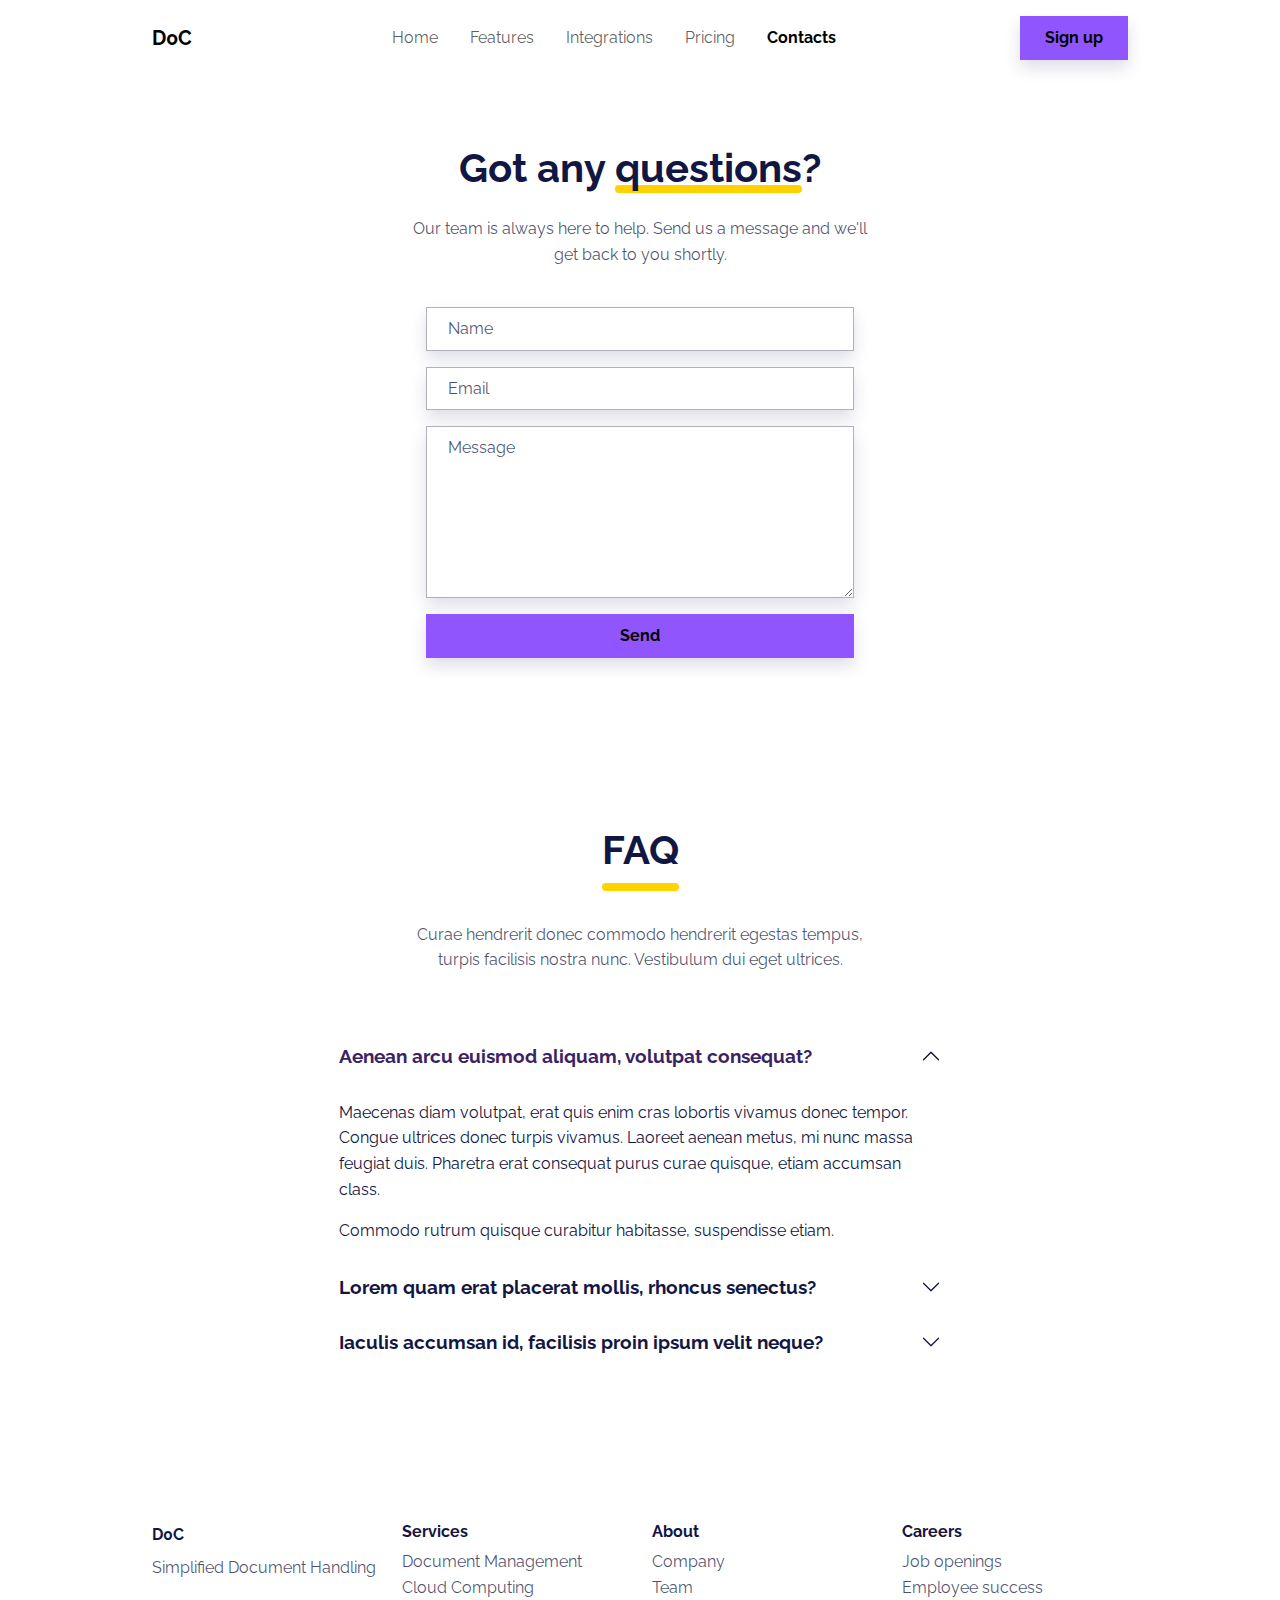
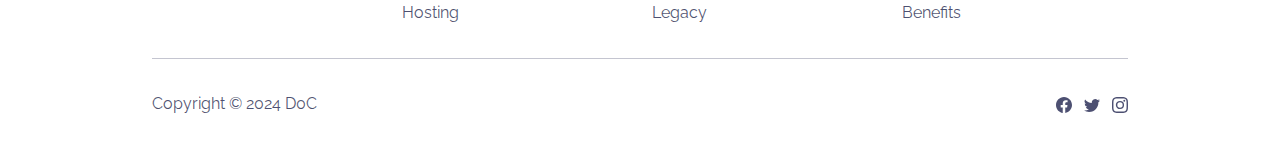
<file: contacts.html>
<!DOCTYPE html>
<html data-bs-theme="light" lang="en">

<head>
    <meta charset="utf-8">
    <meta name="viewport" content="width=device-width, initial-scale=1.0, shrink-to-fit=no">
    <title>Contacts - Brand</title>
    <link rel="stylesheet" href="assets/bootstrap/css/bootstrap.min.css">
    <link rel="stylesheet" href="https://fonts.googleapis.com/css?family=Raleway:300italic,400italic,600italic,700italic,800italic,400,300,600,700,800&amp;display=swap">
    <link rel="stylesheet" href="assets/css/bs-theme-overrides.css">
</head>

<body>
    <nav class="navbar navbar-expand-md fixed-top navbar-shrink py-3 navbar-light" id="mainNav">
        <div class="container"><a class="navbar-brand d-flex align-items-center" href="/"><span>D0C</span></a><button data-bs-toggle="collapse" class="navbar-toggler" data-bs-target="#navcol-1"><span class="visually-hidden">Toggle navigation</span><span class="navbar-toggler-icon"></span></button>
            <div class="collapse navbar-collapse" id="navcol-1">
                <ul class="navbar-nav mx-auto">
                    <li class="nav-item"><a class="nav-link" href="index.html">Home</a></li>
                    <li class="nav-item"><a class="nav-link" href="features.html">Features</a></li>
                    <li class="nav-item"><a class="nav-link" href="integrations.html">Integrations</a></li>
                    <li class="nav-item"><a class="nav-link" href="pricing.html">Pricing</a></li>
                    <li class="nav-item"><a class="nav-link active" href="contacts.html">Contacts</a></li>
                </ul><a class="btn btn-primary shadow" role="button" href="signup.html">Sign up</a>
            </div>
        </div>
    </nav>
    <section class="py-5 mt-5">
        <div class="container py-5">
            <div class="row">
                <div class="col-md-8 col-xl-6 text-center mx-auto">
                    <h2 class="display-6 fw-bold mb-4">Got any <span class="underline">questions</span>?</h2>
                    <p class="text-muted">Our team is always here to help. Send us a message and we'll get back to you shortly.</p>
                </div>
            </div>
            <div class="row d-flex justify-content-center">
                <div class="col-md-6">
                    <div>
                        <form class="p-3 p-xl-4" method="post" data-bs-theme="light">
                            <div class="mb-3"><input class="shadow form-control" type="text" id="name-1" name="name" placeholder="Name"></div>
                            <div class="mb-3"><input class="shadow form-control" type="email" id="email-1" name="email" placeholder="Email"></div>
                            <div class="mb-3"><textarea class="shadow form-control" id="message-1" name="message" rows="6" placeholder="Message"></textarea></div>
                            <div><button class="btn btn-primary shadow d-block w-100" type="submit">Send </button></div>
                        </form>
                    </div>
                </div>
            </div>
        </div>
    </section>
    <section class="py-4 py-xl-5 mb-5">
        <div class="container">
            <div class="row mb-2">
                <div class="col-md-8 col-xl-6 text-center mx-auto">
                    <h2 class="display-6 fw-bold mb-5"><span class="pb-3 underline">FAQ<br></span></h2>
                    <p class="text-muted mb-5">Curae hendrerit donec commodo hendrerit egestas tempus, turpis facilisis nostra nunc. Vestibulum dui eget ultrices.</p>
                </div>
            </div>
            <div class="row mb-2">
                <div class="col-md-8 mx-auto">
                    <div class="accordion text-muted" role="tablist" id="accordion-1">
                        <div class="accordion-item">
                            <h2 class="accordion-header" role="tab"><button class="accordion-button" type="button" data-bs-toggle="collapse" data-bs-target="#accordion-1 .item-1" aria-expanded="true" aria-controls="accordion-1 .item-1">Aenean arcu euismod aliquam, volutpat consequat?</button></h2>
                            <div class="accordion-collapse collapse show item-1" role="tabpanel" data-bs-parent="#accordion-1">
                                <div class="accordion-body">
                                    <p>Maecenas diam volutpat, erat quis enim cras lobortis vivamus donec tempor. Congue ultrices donec turpis vivamus. Laoreet aenean metus, mi nunc massa feugiat duis. Pharetra erat consequat purus curae quisque, etiam accumsan class.</p>
                                    <p class="mb-0">Commodo rutrum quisque curabitur habitasse, suspendisse etiam.</p>
                                </div>
                            </div>
                        </div>
                        <div class="accordion-item">
                            <h2 class="accordion-header" role="tab"><button class="accordion-button collapsed" type="button" data-bs-toggle="collapse" data-bs-target="#accordion-1 .item-2" aria-expanded="false" aria-controls="accordion-1 .item-2">Lorem quam erat placerat mollis, rhoncus senectus?</button></h2>
                            <div class="accordion-collapse collapse item-2" role="tabpanel" data-bs-parent="#accordion-1">
                                <div class="accordion-body">
                                    <p class="mb-0">Nullam id dolor id nibh ultricies vehicula ut id elit. Cras justo odio, dapibus ac facilisis in, egestas eget quam. Donec id elit non mi porta gravida at eget metus.</p>
                                </div>
                            </div>
                        </div>
                        <div class="accordion-item">
                            <h2 class="accordion-header" role="tab"><button class="accordion-button collapsed" type="button" data-bs-toggle="collapse" data-bs-target="#accordion-1 .item-3" aria-expanded="false" aria-controls="accordion-1 .item-3">Iaculis accumsan id, facilisis proin ipsum velit neque?</button></h2>
                            <div class="accordion-collapse collapse item-3" role="tabpanel" data-bs-parent="#accordion-1">
                                <div class="accordion-body">
                                    <p class="mb-0">Nullam id dolor id nibh ultricies vehicula ut id elit. Cras justo odio, dapibus ac facilisis in, egestas eget quam. Donec id elit non mi porta gravida at eget metus.</p>
                                </div>
                            </div>
                        </div>
                    </div>
                </div>
            </div>
        </div>
    </section>
    <footer>
        <div class="container py-4 py-lg-5">
            <div class="row row-cols-2 row-cols-md-4">
                <div class="col-12 col-md-3">
                    <div class="fw-bold d-flex align-items-center mb-2"><span>D0C</span></div>
                    <p class="text-muted">Simplified Document Handling</p>
                </div>
                <div class="col-sm-4 col-md-3 text-lg-start d-flex flex-column">
                    <h3 class="fs-6 fw-bold">Services</h3>
                    <ul class="list-unstyled">
                        <li><a href="#">Document Management</a></li>
                        <li><a href="#">Cloud Computing</a></li>
                        <li><a href="#">Hosting</a></li>
                    </ul>
                </div>
                <div class="col-sm-4 col-md-3 text-lg-start d-flex flex-column">
                    <h3 class="fs-6 fw-bold">About</h3>
                    <ul class="list-unstyled">
                        <li><a href="#">Company</a></li>
                        <li><a href="#">Team</a></li>
                        <li><a href="#">Legacy</a></li>
                    </ul>
                </div>
                <div class="col-sm-4 col-md-3 text-lg-start d-flex flex-column">
                    <h3 class="fs-6 fw-bold">Careers</h3>
                    <ul class="list-unstyled">
                        <li><a href="#">Job openings</a></li>
                        <li><a href="#">Employee success</a></li>
                        <li><a href="#">Benefits</a></li>
                    </ul>
                </div>
            </div>
            <hr>
            <div class="text-muted d-flex justify-content-between align-items-center pt-3">
                <p class="mb-0">Copyright © 2024 D0C</p>
                <ul class="list-inline mb-0">
                    <li class="list-inline-item"><svg xmlns="http://www.w3.org/2000/svg" width="1em" height="1em" fill="currentColor" viewBox="0 0 16 16" class="bi bi-facebook">
                            <path d="M16 8.049c0-4.446-3.582-8.05-8-8.05C3.58 0-.002 3.603-.002 8.05c0 4.017 2.926 7.347 6.75 7.951v-5.625h-2.03V8.05H6.75V6.275c0-2.017 1.195-3.131 3.022-3.131.876 0 1.791.157 1.791.157v1.98h-1.009c-.993 0-1.303.621-1.303 1.258v1.51h2.218l-.354 2.326H9.25V16c3.824-.604 6.75-3.934 6.75-7.951"></path>
                        </svg></li>
                    <li class="list-inline-item"><svg xmlns="http://www.w3.org/2000/svg" width="1em" height="1em" fill="currentColor" viewBox="0 0 16 16" class="bi bi-twitter">
                            <path d="M5.026 15c6.038 0 9.341-5.003 9.341-9.334 0-.14 0-.282-.006-.422A6.685 6.685 0 0 0 16 3.542a6.658 6.658 0 0 1-1.889.518 3.301 3.301 0 0 0 1.447-1.817 6.533 6.533 0 0 1-2.087.793A3.286 3.286 0 0 0 7.875 6.03a9.325 9.325 0 0 1-6.767-3.429 3.289 3.289 0 0 0 1.018 4.382A3.323 3.323 0 0 1 .64 6.575v.045a3.288 3.288 0 0 0 2.632 3.218 3.203 3.203 0 0 1-.865.115 3.23 3.23 0 0 1-.614-.057 3.283 3.283 0 0 0 3.067 2.277A6.588 6.588 0 0 1 .78 13.58a6.32 6.32 0 0 1-.78-.045A9.344 9.344 0 0 0 5.026 15"></path>
                        </svg></li>
                    <li class="list-inline-item"><svg xmlns="http://www.w3.org/2000/svg" width="1em" height="1em" fill="currentColor" viewBox="0 0 16 16" class="bi bi-instagram">
                            <path d="M8 0C5.829 0 5.556.01 4.703.048 3.85.088 3.269.222 2.76.42a3.917 3.917 0 0 0-1.417.923A3.927 3.927 0 0 0 .42 2.76C.222 3.268.087 3.85.048 4.7.01 5.555 0 5.827 0 8.001c0 2.172.01 2.444.048 3.297.04.852.174 1.433.372 1.942.205.526.478.972.923 1.417.444.445.89.719 1.416.923.51.198 1.09.333 1.942.372C5.555 15.99 5.827 16 8 16s2.444-.01 3.298-.048c.851-.04 1.434-.174 1.943-.372a3.916 3.916 0 0 0 1.416-.923c.445-.445.718-.891.923-1.417.197-.509.332-1.09.372-1.942C15.99 10.445 16 10.173 16 8s-.01-2.445-.048-3.299c-.04-.851-.175-1.433-.372-1.941a3.926 3.926 0 0 0-.923-1.417A3.911 3.911 0 0 0 13.24.42c-.51-.198-1.092-.333-1.943-.372C10.443.01 10.172 0 7.998 0h.003zm-.717 1.442h.718c2.136 0 2.389.007 3.232.046.78.035 1.204.166 1.486.275.373.145.64.319.92.599.28.28.453.546.598.92.11.281.24.705.275 1.485.039.843.047 1.096.047 3.231s-.008 2.389-.047 3.232c-.035.78-.166 1.203-.275 1.485a2.47 2.47 0 0 1-.599.919c-.28.28-.546.453-.92.598-.28.11-.704.24-1.485.276-.843.038-1.096.047-3.232.047s-2.39-.009-3.233-.047c-.78-.036-1.203-.166-1.485-.276a2.478 2.478 0 0 1-.92-.598 2.48 2.48 0 0 1-.6-.92c-.109-.281-.24-.705-.275-1.485-.038-.843-.046-1.096-.046-3.233 0-2.136.008-2.388.046-3.231.036-.78.166-1.204.276-1.486.145-.373.319-.64.599-.92.28-.28.546-.453.92-.598.282-.11.705-.24 1.485-.276.738-.034 1.024-.044 2.515-.045v.002zm4.988 1.328a.96.96 0 1 0 0 1.92.96.96 0 0 0 0-1.92zm-4.27 1.122a4.109 4.109 0 1 0 0 8.217 4.109 4.109 0 0 0 0-8.217zm0 1.441a2.667 2.667 0 1 1 0 5.334 2.667 2.667 0 0 1 0-5.334"></path>
                        </svg></li>
                </ul>
            </div>
        </div>
    </footer>
    <script src="assets/bootstrap/js/bootstrap.min.js"></script>
    <script src="assets/js/bs-init.js"></script>
    <script src="assets/js/startup-modern.js"></script>
</body>

</html>
</file>
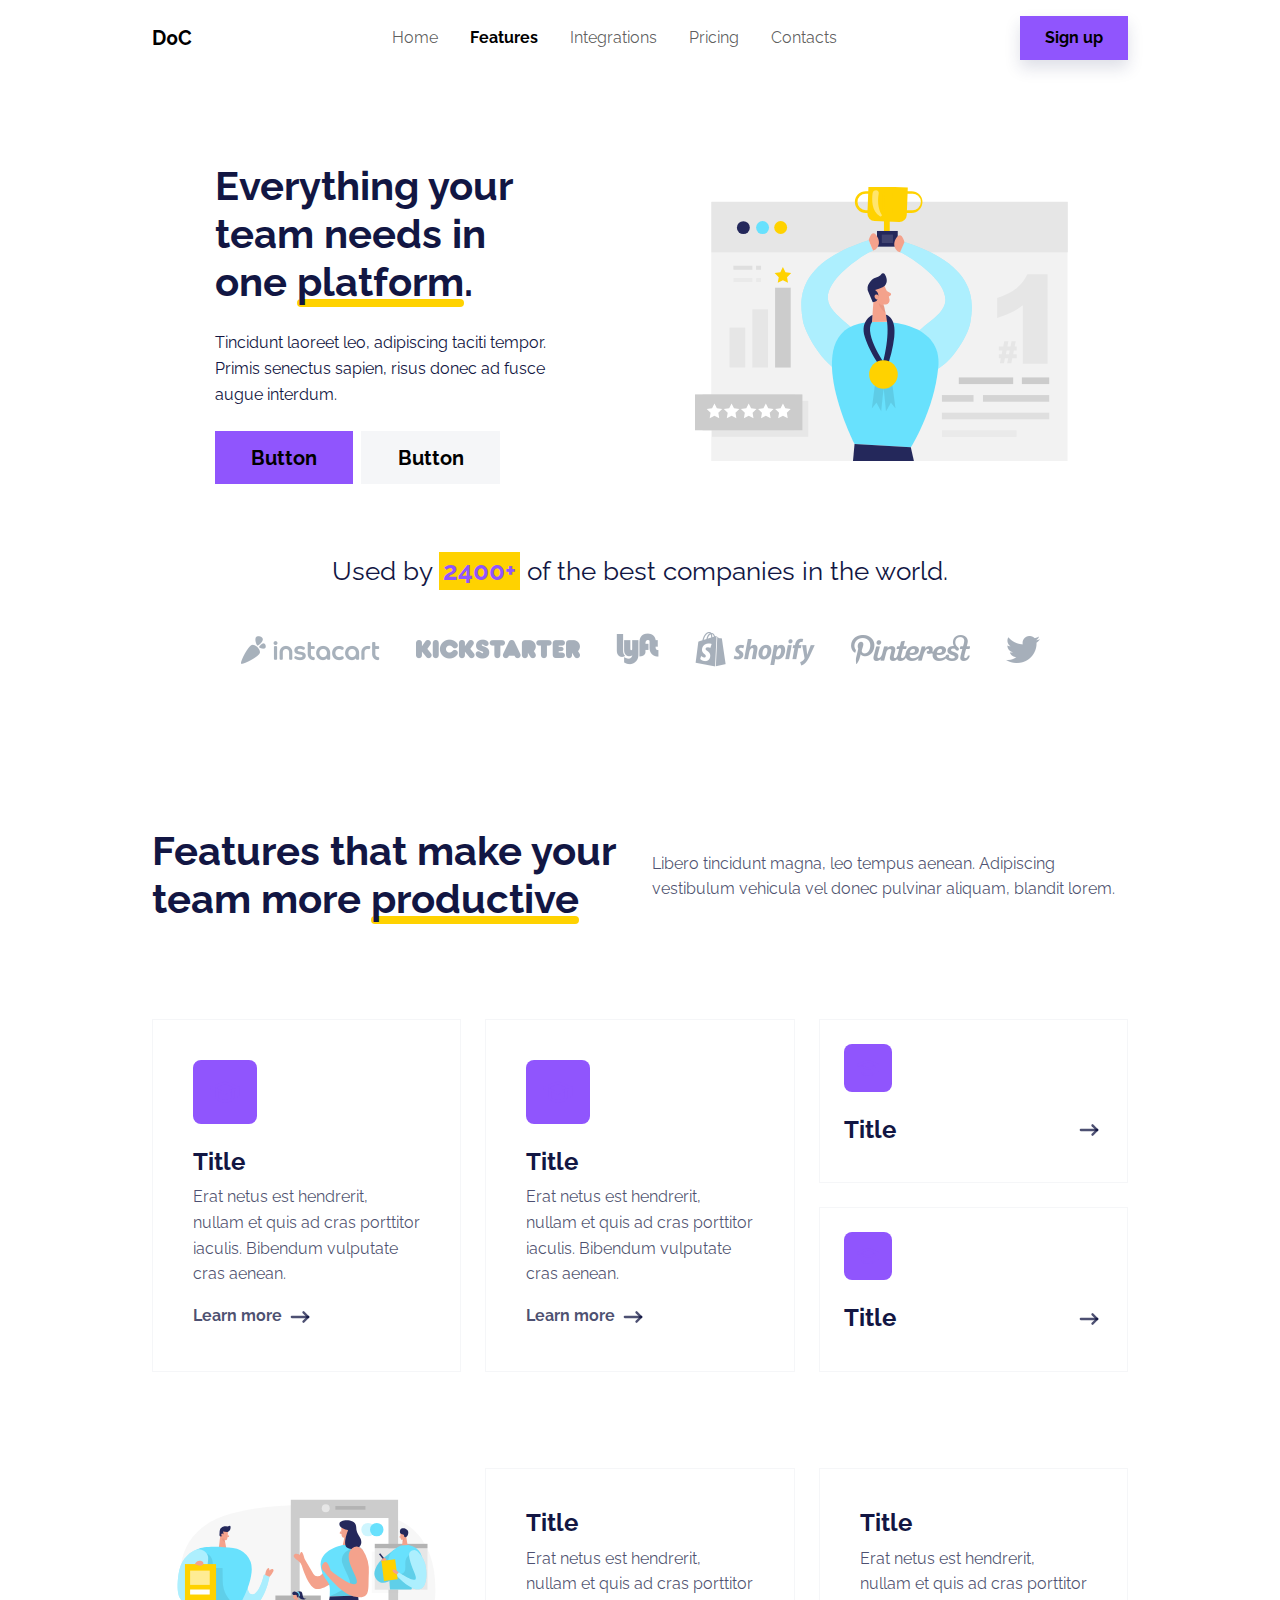
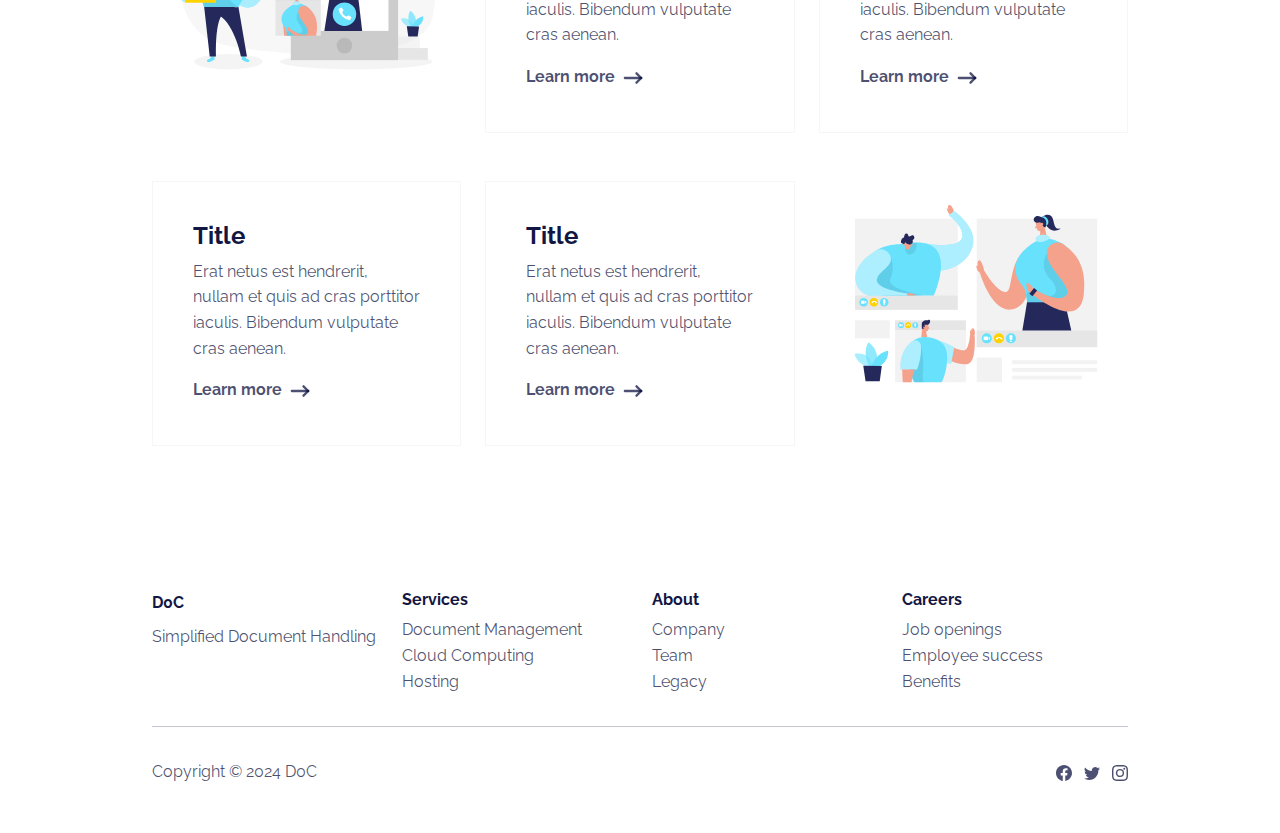
<file: features.html>
<!DOCTYPE html>
<html data-bs-theme="light" lang="en">

<head>
    <meta charset="utf-8">
    <meta name="viewport" content="width=device-width, initial-scale=1.0, shrink-to-fit=no">
    <title>Features - Brand</title>
    <link rel="stylesheet" href="assets/bootstrap/css/bootstrap.min.css">
    <link rel="stylesheet" href="https://fonts.googleapis.com/css?family=Raleway:300italic,400italic,600italic,700italic,800italic,400,300,600,700,800&amp;display=swap">
    <link rel="stylesheet" href="assets/css/bs-theme-overrides.css">
</head>

<body>
    <nav class="navbar navbar-expand-md fixed-top navbar-shrink py-3 navbar-light" id="mainNav">
        <div class="container"><a class="navbar-brand d-flex align-items-center" href="/"><span>D0C</span></a><button data-bs-toggle="collapse" class="navbar-toggler" data-bs-target="#navcol-1"><span class="visually-hidden">Toggle navigation</span><span class="navbar-toggler-icon"></span></button>
            <div class="collapse navbar-collapse" id="navcol-1">
                <ul class="navbar-nav mx-auto">
                    <li class="nav-item"><a class="nav-link" href="index.html">Home</a></li>
                    <li class="nav-item"><a class="nav-link active" href="features.html">Features</a></li>
                    <li class="nav-item"><a class="nav-link" href="integrations.html">Integrations</a></li>
                    <li class="nav-item"><a class="nav-link" href="pricing.html">Pricing</a></li>
                    <li class="nav-item"><a class="nav-link" href="contacts.html">Contacts</a></li>
                </ul><a class="btn btn-primary shadow" role="button" href="signup.html">Sign up</a>
            </div>
        </div>
    </nav>
    <section class="py-5 mt-5">
        <div class="container py-4 py-xl-5">
            <div class="row gy-4 gy-md-0">
                <div class="col-md-6 text-center text-md-start d-flex d-sm-flex d-md-flex justify-content-center align-items-center justify-content-md-start align-items-md-center justify-content-xl-center">
                    <div style="max-width: 350px;">
                        <h1 class="display-6 fw-bold mb-4">Everything your team needs in one&nbsp;<span class="underline">platform</span>.</h1>
                        <p class="my-4">Tincidunt laoreet leo, adipiscing taciti tempor. Primis senectus sapien, risus donec ad fusce augue interdum.</p><a class="btn btn-primary btn-lg me-2" role="button" href="#">Button</a><a class="btn btn-light btn-lg" role="button" href="#">Button</a>
                    </div>
                </div>
                <div class="col-md-6">
                    <div><img class="rounded img-fluid w-100 fit-cover" style="min-height: 300px;" src="assets/img/illustrations/ranking.svg"></div>
                </div>
            </div>
            <div class="text-center mt-5">
                <p class="mb-4" style="font-size: 1.6rem;">Used by <span class="text-primary bg-warning p-1"><strong>2400+</strong></span>&nbsp;of the best companies in the world.</p><a href="#"> <img class="m-3" src="assets/img/brands/instacart.png"></a><a href="#"> <img class="m-3" src="assets/img/brands/kickstarter.png"></a><a href="#"> <img class="m-3" src="assets/img/brands/lyft.png"></a><a href="#"> <img class="m-3" src="assets/img/brands/shopify.png"></a><a href="#"> <img class="m-3" src="assets/img/brands/pinterest.png"></a><a href="#"> <img class="m-3" src="assets/img/brands/twitter.png"></a>
            </div>
        </div>
    </section>
    <section>
        <div class="container py-4 py-xl-5">
            <div class="row mb-5">
                <div class="col-md-8 col-xl-6">
                    <h3 class="display-6 fw-bold pb-4 mb-4">Features that make your team more&nbsp;<span class="underline">productive</span></h3>
                </div>
                <div class="col-md-8 col-xl-6 pt-4">
                    <p class="text-muted">Libero tincidunt magna, leo tempus aenean. Adipiscing vestibulum vehicula vel donec pulvinar aliquam, blandit lorem.</p>
                </div>
            </div>
            <div class="row gy-4 row-cols-1 row-cols-md-2 row-cols-xl-3">
                <div class="col">
                    <div class="card border-light border-1 d-flex justify-content-center p-4">
                        <div class="card-body">
                            <div>
                                <div class="bs-icon-lg bs-icon-rounded bs-icon-secondary d-flex flex-shrink-0 justify-content-center align-items-center d-inline-block mb-4 bs-icon"><svg xmlns="http://www.w3.org/2000/svg" width="1em" height="1em" viewBox="0 0 24 24" stroke-width="2" stroke="currentColor" fill="none" stroke-linecap="round" stroke-linejoin="round" class="icon icon-tabler icon-tabler-school">
                                        <path stroke="none" d="M0 0h24v24H0z" fill="none"></path>
                                        <path d="M22 9l-10 -4l-10 4l10 4l10 -4v6"></path>
                                        <path d="M6 10.6v5.4a6 3 0 0 0 12 0v-5.4"></path>
                                    </svg></div>
                                <h4 class="fw-bold">Title</h4>
                                <p class="text-muted">Erat netus est hendrerit, nullam et quis ad cras porttitor iaculis. Bibendum vulputate cras aenean.</p><a class="fw-bold" href="#">Learn more&nbsp;<svg xmlns="http://www.w3.org/2000/svg" width="1em" height="1em" viewBox="0 0 24 24" stroke-width="2" stroke="currentColor" fill="none" stroke-linecap="round" stroke-linejoin="round" class="icon icon-tabler icon-tabler-arrow-narrow-right fs-3">
                                        <path stroke="none" d="M0 0h24v24H0z" fill="none"></path>
                                        <path d="M5 12l14 0"></path>
                                        <path d="M15 16l4 -4"></path>
                                        <path d="M15 8l4 4"></path>
                                    </svg></a>
                            </div>
                        </div>
                    </div>
                </div>
                <div class="col">
                    <div class="card border-light border-1 d-flex justify-content-center p-4">
                        <div class="card-body">
                            <div>
                                <div class="bs-icon-lg bs-icon-rounded bs-icon-secondary d-flex flex-shrink-0 justify-content-center align-items-center d-inline-block mb-4 bs-icon"><svg xmlns="http://www.w3.org/2000/svg" width="1em" height="1em" viewBox="0 0 24 24" stroke-width="2" stroke="currentColor" fill="none" stroke-linecap="round" stroke-linejoin="round" class="icon icon-tabler icon-tabler-school">
                                        <path stroke="none" d="M0 0h24v24H0z" fill="none"></path>
                                        <path d="M22 9l-10 -4l-10 4l10 4l10 -4v6"></path>
                                        <path d="M6 10.6v5.4a6 3 0 0 0 12 0v-5.4"></path>
                                    </svg></div>
                                <h4 class="fw-bold">Title</h4>
                                <p class="text-muted">Erat netus est hendrerit, nullam et quis ad cras porttitor iaculis. Bibendum vulputate cras aenean.</p><a class="fw-bold" href="#">Learn more&nbsp;<svg xmlns="http://www.w3.org/2000/svg" width="1em" height="1em" viewBox="0 0 24 24" stroke-width="2" stroke="currentColor" fill="none" stroke-linecap="round" stroke-linejoin="round" class="icon icon-tabler icon-tabler-arrow-narrow-right fs-3">
                                        <path stroke="none" d="M0 0h24v24H0z" fill="none"></path>
                                        <path d="M5 12l14 0"></path>
                                        <path d="M15 16l4 -4"></path>
                                        <path d="M15 8l4 4"></path>
                                    </svg></a>
                            </div>
                        </div>
                    </div>
                </div>
                <div class="col d-flex justify-content-between flex-xl-column">
                    <div class="card border-light border-1 d-flex flex-grow-1 justify-content-center p-2 me-3 me-xl-0 mb-xl-4">
                        <div class="card-body">
                            <div class="bs-icon-md bs-icon-rounded bs-icon-secondary d-flex flex-shrink-0 justify-content-center align-items-center d-inline-block mb-4 bs-icon"><svg xmlns="http://www.w3.org/2000/svg" width="1em" height="1em" viewBox="0 0 24 24" stroke-width="2" stroke="currentColor" fill="none" stroke-linecap="round" stroke-linejoin="round" class="icon icon-tabler icon-tabler-school">
                                    <path stroke="none" d="M0 0h24v24H0z" fill="none"></path>
                                    <path d="M22 9l-10 -4l-10 4l10 4l10 -4v6"></path>
                                    <path d="M6 10.6v5.4a6 3 0 0 0 12 0v-5.4"></path>
                                </svg></div>
                            <div class="d-flex justify-content-between align-items-center">
                                <h4 class="fw-bold mb-0">Title</h4><a class="fw-bold" href="#"><svg xmlns="http://www.w3.org/2000/svg" width="1em" height="1em" viewBox="0 0 24 24" stroke-width="2" stroke="currentColor" fill="none" stroke-linecap="round" stroke-linejoin="round" class="icon icon-tabler icon-tabler-arrow-narrow-right fs-3">
                                        <path stroke="none" d="M0 0h24v24H0z" fill="none"></path>
                                        <path d="M5 12l14 0"></path>
                                        <path d="M15 16l4 -4"></path>
                                        <path d="M15 8l4 4"></path>
                                    </svg></a>
                            </div>
                        </div>
                    </div>
                    <div class="card border-light border-1 d-flex flex-grow-1 justify-content-center p-2">
                        <div class="card-body">
                            <div class="bs-icon-md bs-icon-rounded bs-icon-secondary d-flex flex-shrink-0 justify-content-center align-items-center d-inline-block mb-4 bs-icon"><svg xmlns="http://www.w3.org/2000/svg" width="1em" height="1em" viewBox="0 0 24 24" stroke-width="2" stroke="currentColor" fill="none" stroke-linecap="round" stroke-linejoin="round" class="icon icon-tabler icon-tabler-school">
                                    <path stroke="none" d="M0 0h24v24H0z" fill="none"></path>
                                    <path d="M22 9l-10 -4l-10 4l10 4l10 -4v6"></path>
                                    <path d="M6 10.6v5.4a6 3 0 0 0 12 0v-5.4"></path>
                                </svg></div>
                            <div class="d-flex justify-content-between align-items-center">
                                <h4 class="fw-bold mb-0">Title</h4><a class="fw-bold" href="#"><svg xmlns="http://www.w3.org/2000/svg" width="1em" height="1em" viewBox="0 0 24 24" stroke-width="2" stroke="currentColor" fill="none" stroke-linecap="round" stroke-linejoin="round" class="icon icon-tabler icon-tabler-arrow-narrow-right fs-3">
                                        <path stroke="none" d="M0 0h24v24H0z" fill="none"></path>
                                        <path d="M5 12l14 0"></path>
                                        <path d="M15 16l4 -4"></path>
                                        <path d="M15 8l4 4"></path>
                                    </svg></a>
                            </div>
                        </div>
                    </div>
                </div>
            </div>
        </div>
    </section>
    <section class="py-5">
        <div class="container">
            <div class="row">
                <div class="col-md-4 mb-5"><img class="rounded img-fluid" src="assets/img/illustrations/presentation-2.svg"></div>
                <div class="col d-md-flex align-items-md-end align-items-lg-center mb-5">
                    <div class="row gy-4 row-cols-1 row-cols-md-2 flex-grow-1">
                        <div class="col">
                            <div class="card border-light border-1 d-flex justify-content-center p-4">
                                <div class="card-body">
                                    <div>
                                        <h4 class="fw-bold">Title</h4>
                                        <p class="text-muted d-none d-xl-block">Erat netus est hendrerit, nullam et quis ad cras porttitor iaculis. Bibendum vulputate cras aenean.</p><a class="fw-bold" href="#">Learn more&nbsp;<svg xmlns="http://www.w3.org/2000/svg" width="1em" height="1em" viewBox="0 0 24 24" stroke-width="2" stroke="currentColor" fill="none" stroke-linecap="round" stroke-linejoin="round" class="icon icon-tabler icon-tabler-arrow-narrow-right fs-3">
                                                <path stroke="none" d="M0 0h24v24H0z" fill="none"></path>
                                                <path d="M5 12l14 0"></path>
                                                <path d="M15 16l4 -4"></path>
                                                <path d="M15 8l4 4"></path>
                                            </svg></a>
                                    </div>
                                </div>
                            </div>
                        </div>
                        <div class="col">
                            <div class="card border-light border-1 d-flex justify-content-center p-4">
                                <div class="card-body">
                                    <div>
                                        <h4 class="fw-bold">Title</h4>
                                        <p class="text-muted d-none d-xl-block">Erat netus est hendrerit, nullam et quis ad cras porttitor iaculis. Bibendum vulputate cras aenean.</p><a class="fw-bold" href="#">Learn more&nbsp;<svg xmlns="http://www.w3.org/2000/svg" width="1em" height="1em" viewBox="0 0 24 24" stroke-width="2" stroke="currentColor" fill="none" stroke-linecap="round" stroke-linejoin="round" class="icon icon-tabler icon-tabler-arrow-narrow-right fs-3">
                                                <path stroke="none" d="M0 0h24v24H0z" fill="none"></path>
                                                <path d="M5 12l14 0"></path>
                                                <path d="M15 16l4 -4"></path>
                                                <path d="M15 8l4 4"></path>
                                            </svg></a>
                                    </div>
                                </div>
                            </div>
                        </div>
                    </div>
                </div>
            </div>
            <div class="row">
                <div class="col d-md-flex align-items-md-end align-items-lg-center mb-5">
                    <div class="row gy-4 row-cols-1 row-cols-md-2 flex-grow-1">
                        <div class="col">
                            <div class="card border-light border-1 d-flex justify-content-center p-4">
                                <div class="card-body">
                                    <div>
                                        <h4 class="fw-bold">Title</h4>
                                        <p class="text-muted d-none d-xl-block">Erat netus est hendrerit, nullam et quis ad cras porttitor iaculis. Bibendum vulputate cras aenean.</p><a class="fw-bold" href="#">Learn more&nbsp;<svg xmlns="http://www.w3.org/2000/svg" width="1em" height="1em" viewBox="0 0 24 24" stroke-width="2" stroke="currentColor" fill="none" stroke-linecap="round" stroke-linejoin="round" class="icon icon-tabler icon-tabler-arrow-narrow-right fs-3">
                                                <path stroke="none" d="M0 0h24v24H0z" fill="none"></path>
                                                <path d="M5 12l14 0"></path>
                                                <path d="M15 16l4 -4"></path>
                                                <path d="M15 8l4 4"></path>
                                            </svg></a>
                                    </div>
                                </div>
                            </div>
                        </div>
                        <div class="col">
                            <div class="card border-light border-1 d-flex justify-content-center p-4">
                                <div class="card-body">
                                    <div>
                                        <h4 class="fw-bold">Title</h4>
                                        <p class="text-muted d-none d-xl-block">Erat netus est hendrerit, nullam et quis ad cras porttitor iaculis. Bibendum vulputate cras aenean.</p><a class="fw-bold" href="#">Learn more&nbsp;<svg xmlns="http://www.w3.org/2000/svg" width="1em" height="1em" viewBox="0 0 24 24" stroke-width="2" stroke="currentColor" fill="none" stroke-linecap="round" stroke-linejoin="round" class="icon icon-tabler icon-tabler-arrow-narrow-right fs-3">
                                                <path stroke="none" d="M0 0h24v24H0z" fill="none"></path>
                                                <path d="M5 12l14 0"></path>
                                                <path d="M15 16l4 -4"></path>
                                                <path d="M15 8l4 4"></path>
                                            </svg></a>
                                    </div>
                                </div>
                            </div>
                        </div>
                    </div>
                </div>
                <div class="col-md-4 order-first order-md-last mb-5"><img class="rounded img-fluid" src="assets/img/illustrations/video-call.svg"></div>
            </div>
        </div>
    </section>
    <footer>
        <div class="container py-4 py-lg-5">
            <div class="row row-cols-2 row-cols-md-4">
                <div class="col-12 col-md-3">
                    <div class="fw-bold d-flex align-items-center mb-2"><span>D0C</span></div>
                    <p class="text-muted">Simplified Document Handling</p>
                </div>
                <div class="col-sm-4 col-md-3 text-lg-start d-flex flex-column">
                    <h3 class="fs-6 fw-bold">Services</h3>
                    <ul class="list-unstyled">
                        <li><a href="#">Document Management</a></li>
                        <li><a href="#">Cloud Computing</a></li>
                        <li><a href="#">Hosting</a></li>
                    </ul>
                </div>
                <div class="col-sm-4 col-md-3 text-lg-start d-flex flex-column">
                    <h3 class="fs-6 fw-bold">About</h3>
                    <ul class="list-unstyled">
                        <li><a href="#">Company</a></li>
                        <li><a href="#">Team</a></li>
                        <li><a href="#">Legacy</a></li>
                    </ul>
                </div>
                <div class="col-sm-4 col-md-3 text-lg-start d-flex flex-column">
                    <h3 class="fs-6 fw-bold">Careers</h3>
                    <ul class="list-unstyled">
                        <li><a href="#">Job openings</a></li>
                        <li><a href="#">Employee success</a></li>
                        <li><a href="#">Benefits</a></li>
                    </ul>
                </div>
            </div>
            <hr>
            <div class="text-muted d-flex justify-content-between align-items-center pt-3">
                <p class="mb-0">Copyright © 2024 D0C</p>
                <ul class="list-inline mb-0">
                    <li class="list-inline-item"><svg xmlns="http://www.w3.org/2000/svg" width="1em" height="1em" fill="currentColor" viewBox="0 0 16 16" class="bi bi-facebook">
                            <path d="M16 8.049c0-4.446-3.582-8.05-8-8.05C3.58 0-.002 3.603-.002 8.05c0 4.017 2.926 7.347 6.75 7.951v-5.625h-2.03V8.05H6.75V6.275c0-2.017 1.195-3.131 3.022-3.131.876 0 1.791.157 1.791.157v1.98h-1.009c-.993 0-1.303.621-1.303 1.258v1.51h2.218l-.354 2.326H9.25V16c3.824-.604 6.75-3.934 6.75-7.951"></path>
                        </svg></li>
                    <li class="list-inline-item"><svg xmlns="http://www.w3.org/2000/svg" width="1em" height="1em" fill="currentColor" viewBox="0 0 16 16" class="bi bi-twitter">
                            <path d="M5.026 15c6.038 0 9.341-5.003 9.341-9.334 0-.14 0-.282-.006-.422A6.685 6.685 0 0 0 16 3.542a6.658 6.658 0 0 1-1.889.518 3.301 3.301 0 0 0 1.447-1.817 6.533 6.533 0 0 1-2.087.793A3.286 3.286 0 0 0 7.875 6.03a9.325 9.325 0 0 1-6.767-3.429 3.289 3.289 0 0 0 1.018 4.382A3.323 3.323 0 0 1 .64 6.575v.045a3.288 3.288 0 0 0 2.632 3.218 3.203 3.203 0 0 1-.865.115 3.23 3.23 0 0 1-.614-.057 3.283 3.283 0 0 0 3.067 2.277A6.588 6.588 0 0 1 .78 13.58a6.32 6.32 0 0 1-.78-.045A9.344 9.344 0 0 0 5.026 15"></path>
                        </svg></li>
                    <li class="list-inline-item"><svg xmlns="http://www.w3.org/2000/svg" width="1em" height="1em" fill="currentColor" viewBox="0 0 16 16" class="bi bi-instagram">
                            <path d="M8 0C5.829 0 5.556.01 4.703.048 3.85.088 3.269.222 2.76.42a3.917 3.917 0 0 0-1.417.923A3.927 3.927 0 0 0 .42 2.76C.222 3.268.087 3.85.048 4.7.01 5.555 0 5.827 0 8.001c0 2.172.01 2.444.048 3.297.04.852.174 1.433.372 1.942.205.526.478.972.923 1.417.444.445.89.719 1.416.923.51.198 1.09.333 1.942.372C5.555 15.99 5.827 16 8 16s2.444-.01 3.298-.048c.851-.04 1.434-.174 1.943-.372a3.916 3.916 0 0 0 1.416-.923c.445-.445.718-.891.923-1.417.197-.509.332-1.09.372-1.942C15.99 10.445 16 10.173 16 8s-.01-2.445-.048-3.299c-.04-.851-.175-1.433-.372-1.941a3.926 3.926 0 0 0-.923-1.417A3.911 3.911 0 0 0 13.24.42c-.51-.198-1.092-.333-1.943-.372C10.443.01 10.172 0 7.998 0h.003zm-.717 1.442h.718c2.136 0 2.389.007 3.232.046.78.035 1.204.166 1.486.275.373.145.64.319.92.599.28.28.453.546.598.92.11.281.24.705.275 1.485.039.843.047 1.096.047 3.231s-.008 2.389-.047 3.232c-.035.78-.166 1.203-.275 1.485a2.47 2.47 0 0 1-.599.919c-.28.28-.546.453-.92.598-.28.11-.704.24-1.485.276-.843.038-1.096.047-3.232.047s-2.39-.009-3.233-.047c-.78-.036-1.203-.166-1.485-.276a2.478 2.478 0 0 1-.92-.598 2.48 2.48 0 0 1-.6-.92c-.109-.281-.24-.705-.275-1.485-.038-.843-.046-1.096-.046-3.233 0-2.136.008-2.388.046-3.231.036-.78.166-1.204.276-1.486.145-.373.319-.64.599-.92.28-.28.546-.453.92-.598.282-.11.705-.24 1.485-.276.738-.034 1.024-.044 2.515-.045v.002zm4.988 1.328a.96.96 0 1 0 0 1.92.96.96 0 0 0 0-1.92zm-4.27 1.122a4.109 4.109 0 1 0 0 8.217 4.109 4.109 0 0 0 0-8.217zm0 1.441a2.667 2.667 0 1 1 0 5.334 2.667 2.667 0 0 1 0-5.334"></path>
                        </svg></li>
                </ul>
            </div>
        </div>
    </footer>
    <script src="assets/bootstrap/js/bootstrap.min.js"></script>
    <script src="assets/js/bs-init.js"></script>
    <script src="assets/js/startup-modern.js"></script>
</body>

</html>
</file>
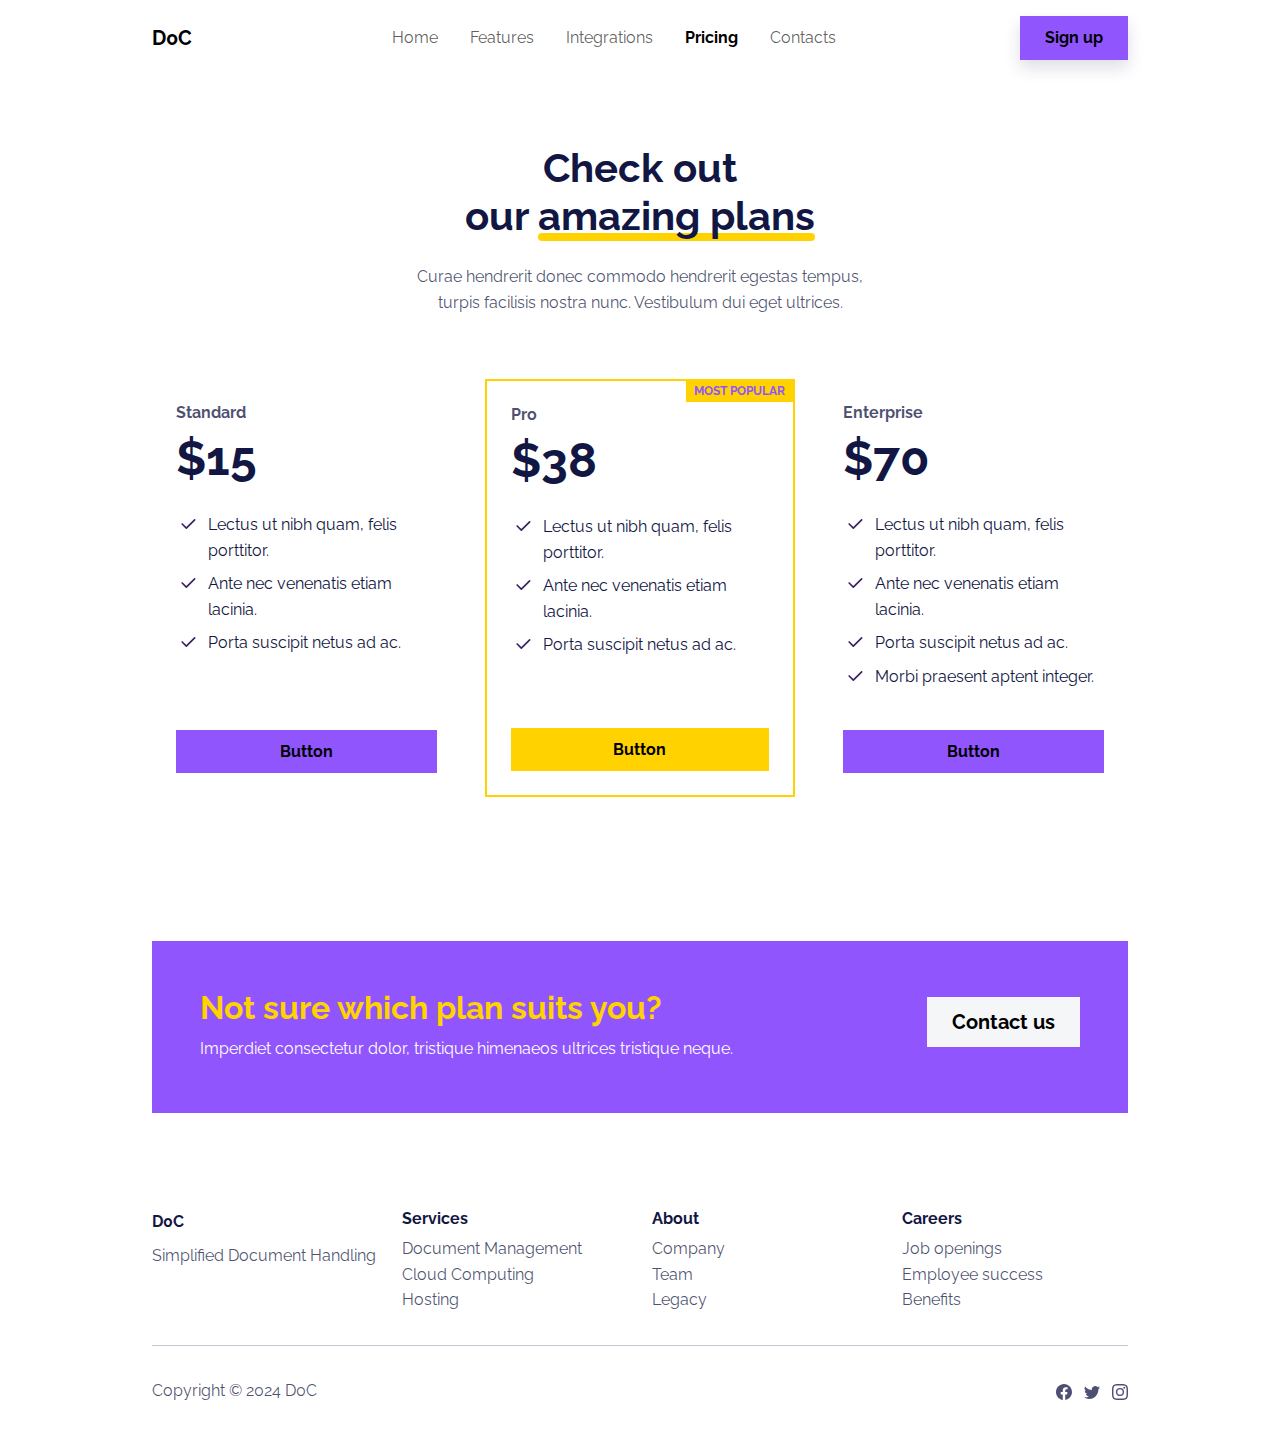
<file: pricing.html>
<!DOCTYPE html>
<html data-bs-theme="light" lang="en">

<head>
    <meta charset="utf-8">
    <meta name="viewport" content="width=device-width, initial-scale=1.0, shrink-to-fit=no">
    <title>Pricing - Brand</title>
    <link rel="stylesheet" href="assets/bootstrap/css/bootstrap.min.css">
    <link rel="stylesheet" href="https://fonts.googleapis.com/css?family=Raleway:300italic,400italic,600italic,700italic,800italic,400,300,600,700,800&amp;display=swap">
    <link rel="stylesheet" href="assets/css/bs-theme-overrides.css">
</head>

<body>
    <nav class="navbar navbar-expand-md fixed-top navbar-shrink py-3 navbar-light" id="mainNav">
        <div class="container"><a class="navbar-brand d-flex align-items-center" href="/"><span>D0C</span></a><button data-bs-toggle="collapse" class="navbar-toggler" data-bs-target="#navcol-1"><span class="visually-hidden">Toggle navigation</span><span class="navbar-toggler-icon"></span></button>
            <div class="collapse navbar-collapse" id="navcol-1">
                <ul class="navbar-nav mx-auto">
                    <li class="nav-item"><a class="nav-link" href="index.html">Home</a></li>
                    <li class="nav-item"><a class="nav-link" href="features.html">Features</a></li>
                    <li class="nav-item"><a class="nav-link" href="integrations.html">Integrations</a></li>
                    <li class="nav-item"><a class="nav-link active" href="pricing.html">Pricing</a></li>
                    <li class="nav-item"><a class="nav-link" href="contacts.html">Contacts</a></li>
                </ul><a class="btn btn-primary shadow" role="button" href="signup.html">Sign up</a>
            </div>
        </div>
    </nav>
    <section class="py-5 mt-5">
        <div class="container py-4 py-xl-5">
            <div class="row mb-5">
                <div class="col-md-8 col-xl-6 text-center mx-auto">
                    <h2 class="display-6 fw-bold mb-4">Check out<br>our <span class="underline">amazing plans</span></h2>
                    <p class="text-muted">Curae hendrerit donec commodo hendrerit egestas tempus, turpis facilisis nostra nunc. Vestibulum dui eget ultrices.</p>
                </div>
            </div>
            <div class="row gy-4 row-cols-1 row-cols-md-2 row-cols-lg-3">
                <div class="col">
                    <div class="card border-0 h-100">
                        <div class="card-body d-flex flex-column justify-content-between p-4">
                            <div>
                                <h6 class="fw-bold text-muted">Standard</h6>
                                <h4 class="display-5 fw-bold mb-4">$15</h4>
                                <ul class="list-unstyled">
                                    <li class="d-flex mb-2"><span class="bs-icon-xs bs-icon-rounded bs-icon me-2"><svg xmlns="http://www.w3.org/2000/svg" width="1em" height="1em" viewBox="0 0 24 24" stroke-width="2" stroke="currentColor" fill="none" stroke-linecap="round" stroke-linejoin="round" class="icon icon-tabler icon-tabler-check fs-5 text-primary-emphasis">
                                                <path stroke="none" d="M0 0h24v24H0z" fill="none"></path>
                                                <path d="M5 12l5 5l10 -10"></path>
                                            </svg></span><span>Lectus ut nibh quam, felis porttitor.</span></li>
                                    <li class="d-flex mb-2"><span class="bs-icon-xs bs-icon-rounded bs-icon me-2"><svg xmlns="http://www.w3.org/2000/svg" width="1em" height="1em" viewBox="0 0 24 24" stroke-width="2" stroke="currentColor" fill="none" stroke-linecap="round" stroke-linejoin="round" class="icon icon-tabler icon-tabler-check fs-5 text-primary-emphasis">
                                                <path stroke="none" d="M0 0h24v24H0z" fill="none"></path>
                                                <path d="M5 12l5 5l10 -10"></path>
                                            </svg></span><span>Ante nec venenatis etiam lacinia.</span></li>
                                    <li class="d-flex mb-2"><span class="bs-icon-xs bs-icon-rounded bs-icon me-2"><svg xmlns="http://www.w3.org/2000/svg" width="1em" height="1em" viewBox="0 0 24 24" stroke-width="2" stroke="currentColor" fill="none" stroke-linecap="round" stroke-linejoin="round" class="icon icon-tabler icon-tabler-check fs-5 text-primary-emphasis">
                                                <path stroke="none" d="M0 0h24v24H0z" fill="none"></path>
                                                <path d="M5 12l5 5l10 -10"></path>
                                            </svg></span><span>Porta suscipit netus ad ac.</span></li>
                                </ul>
                            </div><a class="btn btn-primary" role="button" href="#">Button</a>
                        </div>
                    </div>
                </div>
                <div class="col">
                    <div class="card border-warning border-2 h-100">
                        <div class="card-body d-flex flex-column justify-content-between p-4"><span class="badge bg-warning position-absolute top-0 end-0 rounded-bottom-left text-uppercase text-primary">Most Popular</span>
                            <div>
                                <h6 class="fw-bold text-muted">Pro</h6>
                                <h4 class="display-5 fw-bold mb-4">$38</h4>
                                <ul class="list-unstyled">
                                    <li class="d-flex mb-2"><span class="bs-icon-xs bs-icon-rounded bs-icon me-2"><svg xmlns="http://www.w3.org/2000/svg" width="1em" height="1em" viewBox="0 0 24 24" stroke-width="2" stroke="currentColor" fill="none" stroke-linecap="round" stroke-linejoin="round" class="icon icon-tabler icon-tabler-check fs-5 text-primary-emphasis">
                                                <path stroke="none" d="M0 0h24v24H0z" fill="none"></path>
                                                <path d="M5 12l5 5l10 -10"></path>
                                            </svg></span><span>Lectus ut nibh quam, felis porttitor.</span></li>
                                    <li class="d-flex mb-2"><span class="bs-icon-xs bs-icon-rounded bs-icon me-2"><svg xmlns="http://www.w3.org/2000/svg" width="1em" height="1em" viewBox="0 0 24 24" stroke-width="2" stroke="currentColor" fill="none" stroke-linecap="round" stroke-linejoin="round" class="icon icon-tabler icon-tabler-check fs-5 text-primary-emphasis">
                                                <path stroke="none" d="M0 0h24v24H0z" fill="none"></path>
                                                <path d="M5 12l5 5l10 -10"></path>
                                            </svg></span><span>Ante nec venenatis etiam lacinia.</span></li>
                                    <li class="d-flex mb-2"><span class="bs-icon-xs bs-icon-rounded bs-icon me-2"><svg xmlns="http://www.w3.org/2000/svg" width="1em" height="1em" viewBox="0 0 24 24" stroke-width="2" stroke="currentColor" fill="none" stroke-linecap="round" stroke-linejoin="round" class="icon icon-tabler icon-tabler-check fs-5 text-primary-emphasis">
                                                <path stroke="none" d="M0 0h24v24H0z" fill="none"></path>
                                                <path d="M5 12l5 5l10 -10"></path>
                                            </svg></span><span>Porta suscipit netus ad ac.</span></li>
                                </ul>
                            </div><a class="btn btn-warning" role="button" href="#">Button</a>
                        </div>
                    </div>
                </div>
                <div class="col">
                    <div class="card border-0 h-100">
                        <div class="card-body d-flex flex-column justify-content-between p-4">
                            <div class="pb-4">
                                <h6 class="fw-bold text-muted">Enterprise</h6>
                                <h4 class="display-5 fw-bold mb-4">$70</h4>
                                <ul class="list-unstyled">
                                    <li class="d-flex mb-2"><span class="bs-icon-xs bs-icon-rounded bs-icon me-2"><svg xmlns="http://www.w3.org/2000/svg" width="1em" height="1em" viewBox="0 0 24 24" stroke-width="2" stroke="currentColor" fill="none" stroke-linecap="round" stroke-linejoin="round" class="icon icon-tabler icon-tabler-check fs-5 text-primary-emphasis">
                                                <path stroke="none" d="M0 0h24v24H0z" fill="none"></path>
                                                <path d="M5 12l5 5l10 -10"></path>
                                            </svg></span><span>Lectus ut nibh quam, felis porttitor.</span></li>
                                    <li class="d-flex mb-2"><span class="bs-icon-xs bs-icon-rounded bs-icon me-2"><svg xmlns="http://www.w3.org/2000/svg" width="1em" height="1em" viewBox="0 0 24 24" stroke-width="2" stroke="currentColor" fill="none" stroke-linecap="round" stroke-linejoin="round" class="icon icon-tabler icon-tabler-check fs-5 text-primary-emphasis">
                                                <path stroke="none" d="M0 0h24v24H0z" fill="none"></path>
                                                <path d="M5 12l5 5l10 -10"></path>
                                            </svg></span><span>Ante nec venenatis etiam lacinia.</span></li>
                                    <li class="d-flex mb-2"><span class="bs-icon-xs bs-icon-rounded bs-icon me-2"><svg xmlns="http://www.w3.org/2000/svg" width="1em" height="1em" viewBox="0 0 24 24" stroke-width="2" stroke="currentColor" fill="none" stroke-linecap="round" stroke-linejoin="round" class="icon icon-tabler icon-tabler-check fs-5 text-primary-emphasis">
                                                <path stroke="none" d="M0 0h24v24H0z" fill="none"></path>
                                                <path d="M5 12l5 5l10 -10"></path>
                                            </svg></span><span>Porta suscipit netus ad ac.</span></li>
                                    <li class="d-flex mb-2"><span class="bs-icon-xs bs-icon-rounded bs-icon me-2"><svg xmlns="http://www.w3.org/2000/svg" width="1em" height="1em" viewBox="0 0 24 24" stroke-width="2" stroke="currentColor" fill="none" stroke-linecap="round" stroke-linejoin="round" class="icon icon-tabler icon-tabler-check fs-5 text-primary-emphasis">
                                                <path stroke="none" d="M0 0h24v24H0z" fill="none"></path>
                                                <path d="M5 12l5 5l10 -10"></path>
                                            </svg></span><span>Morbi praesent aptent integer.</span></li>
                                </ul>
                            </div><a class="btn btn-primary" role="button" href="#">Button</a>
                        </div>
                    </div>
                </div>
            </div>
        </div>
    </section>
    <section class="py-4 py-xl-5">
        <div class="container">
            <div class="text-white bg-primary border rounded border-0 border-primary d-flex flex-column justify-content-between flex-lg-row p-4 p-md-5">
                <div class="pb-2 pb-lg-1">
                    <h2 class="fw-bold text-warning mb-2">Not sure which plan suits you?</h2>
                    <p class="mb-0">Imperdiet consectetur dolor, tristique himenaeos ultrices tristique neque.</p>
                </div>
                <div class="my-2"><a class="btn btn-light fs-5 py-2 px-4" role="button" href="contacts.html">Contact us</a></div>
            </div>
        </div>
    </section>
    <footer>
        <div class="container py-4 py-lg-5">
            <div class="row row-cols-2 row-cols-md-4">
                <div class="col-12 col-md-3">
                    <div class="fw-bold d-flex align-items-center mb-2"><span>D0C</span></div>
                    <p class="text-muted">Simplified Document Handling</p>
                </div>
                <div class="col-sm-4 col-md-3 text-lg-start d-flex flex-column">
                    <h3 class="fs-6 fw-bold">Services</h3>
                    <ul class="list-unstyled">
                        <li><a href="#">Document Management</a></li>
                        <li><a href="#">Cloud Computing</a></li>
                        <li><a href="#">Hosting</a></li>
                    </ul>
                </div>
                <div class="col-sm-4 col-md-3 text-lg-start d-flex flex-column">
                    <h3 class="fs-6 fw-bold">About</h3>
                    <ul class="list-unstyled">
                        <li><a href="#">Company</a></li>
                        <li><a href="#">Team</a></li>
                        <li><a href="#">Legacy</a></li>
                    </ul>
                </div>
                <div class="col-sm-4 col-md-3 text-lg-start d-flex flex-column">
                    <h3 class="fs-6 fw-bold">Careers</h3>
                    <ul class="list-unstyled">
                        <li><a href="#">Job openings</a></li>
                        <li><a href="#">Employee success</a></li>
                        <li><a href="#">Benefits</a></li>
                    </ul>
                </div>
            </div>
            <hr>
            <div class="text-muted d-flex justify-content-between align-items-center pt-3">
                <p class="mb-0">Copyright © 2024 D0C</p>
                <ul class="list-inline mb-0">
                    <li class="list-inline-item"><svg xmlns="http://www.w3.org/2000/svg" width="1em" height="1em" fill="currentColor" viewBox="0 0 16 16" class="bi bi-facebook">
                            <path d="M16 8.049c0-4.446-3.582-8.05-8-8.05C3.58 0-.002 3.603-.002 8.05c0 4.017 2.926 7.347 6.75 7.951v-5.625h-2.03V8.05H6.75V6.275c0-2.017 1.195-3.131 3.022-3.131.876 0 1.791.157 1.791.157v1.98h-1.009c-.993 0-1.303.621-1.303 1.258v1.51h2.218l-.354 2.326H9.25V16c3.824-.604 6.75-3.934 6.75-7.951"></path>
                        </svg></li>
                    <li class="list-inline-item"><svg xmlns="http://www.w3.org/2000/svg" width="1em" height="1em" fill="currentColor" viewBox="0 0 16 16" class="bi bi-twitter">
                            <path d="M5.026 15c6.038 0 9.341-5.003 9.341-9.334 0-.14 0-.282-.006-.422A6.685 6.685 0 0 0 16 3.542a6.658 6.658 0 0 1-1.889.518 3.301 3.301 0 0 0 1.447-1.817 6.533 6.533 0 0 1-2.087.793A3.286 3.286 0 0 0 7.875 6.03a9.325 9.325 0 0 1-6.767-3.429 3.289 3.289 0 0 0 1.018 4.382A3.323 3.323 0 0 1 .64 6.575v.045a3.288 3.288 0 0 0 2.632 3.218 3.203 3.203 0 0 1-.865.115 3.23 3.23 0 0 1-.614-.057 3.283 3.283 0 0 0 3.067 2.277A6.588 6.588 0 0 1 .78 13.58a6.32 6.32 0 0 1-.78-.045A9.344 9.344 0 0 0 5.026 15"></path>
                        </svg></li>
                    <li class="list-inline-item"><svg xmlns="http://www.w3.org/2000/svg" width="1em" height="1em" fill="currentColor" viewBox="0 0 16 16" class="bi bi-instagram">
                            <path d="M8 0C5.829 0 5.556.01 4.703.048 3.85.088 3.269.222 2.76.42a3.917 3.917 0 0 0-1.417.923A3.927 3.927 0 0 0 .42 2.76C.222 3.268.087 3.85.048 4.7.01 5.555 0 5.827 0 8.001c0 2.172.01 2.444.048 3.297.04.852.174 1.433.372 1.942.205.526.478.972.923 1.417.444.445.89.719 1.416.923.51.198 1.09.333 1.942.372C5.555 15.99 5.827 16 8 16s2.444-.01 3.298-.048c.851-.04 1.434-.174 1.943-.372a3.916 3.916 0 0 0 1.416-.923c.445-.445.718-.891.923-1.417.197-.509.332-1.09.372-1.942C15.99 10.445 16 10.173 16 8s-.01-2.445-.048-3.299c-.04-.851-.175-1.433-.372-1.941a3.926 3.926 0 0 0-.923-1.417A3.911 3.911 0 0 0 13.24.42c-.51-.198-1.092-.333-1.943-.372C10.443.01 10.172 0 7.998 0h.003zm-.717 1.442h.718c2.136 0 2.389.007 3.232.046.78.035 1.204.166 1.486.275.373.145.64.319.92.599.28.28.453.546.598.92.11.281.24.705.275 1.485.039.843.047 1.096.047 3.231s-.008 2.389-.047 3.232c-.035.78-.166 1.203-.275 1.485a2.47 2.47 0 0 1-.599.919c-.28.28-.546.453-.92.598-.28.11-.704.24-1.485.276-.843.038-1.096.047-3.232.047s-2.39-.009-3.233-.047c-.78-.036-1.203-.166-1.485-.276a2.478 2.478 0 0 1-.92-.598 2.48 2.48 0 0 1-.6-.92c-.109-.281-.24-.705-.275-1.485-.038-.843-.046-1.096-.046-3.233 0-2.136.008-2.388.046-3.231.036-.78.166-1.204.276-1.486.145-.373.319-.64.599-.92.28-.28.546-.453.92-.598.282-.11.705-.24 1.485-.276.738-.034 1.024-.044 2.515-.045v.002zm4.988 1.328a.96.96 0 1 0 0 1.92.96.96 0 0 0 0-1.92zm-4.27 1.122a4.109 4.109 0 1 0 0 8.217 4.109 4.109 0 0 0 0-8.217zm0 1.441a2.667 2.667 0 1 1 0 5.334 2.667 2.667 0 0 1 0-5.334"></path>
                        </svg></li>
                </ul>
            </div>
        </div>
    </footer>
    <script src="assets/bootstrap/js/bootstrap.min.js"></script>
    <script src="assets/js/bs-init.js"></script>
    <script src="assets/js/startup-modern.js"></script>
</body>

</html>
</file>
<file: assets/css/bs-theme-overrides.css>
:root, [data-bs-theme=light] {
  --bs-primary: #9055FD;
  --bs-primary-rgb: 144,85,253;
  --bs-primary-text-emphasis: #3A2265;
  --bs-primary-bg-subtle: #E9DDFF;
  --bs-primary-border-subtle: #D3BBFE;
  --bs-secondary: #9055FD;
  --bs-secondary-rgb: 144,85,253;
  --bs-secondary-text-emphasis: #3A2265;
  --bs-secondary-bg-subtle: #E9DDFF;
  --bs-secondary-border-subtle: #D3BBFE;
}

.btn-primary {
  --bs-btn-color: #000000;
  --bs-btn-bg: #9055FD;
  --bs-btn-border-color: #9055FD;
  --bs-btn-hover-color: #000000;
  --bs-btn-hover-bg: #A16FFD;
  --bs-btn-hover-border-color: #9B66FD;
  --bs-btn-focus-shadow-rgb: 22,13,38;
  --bs-btn-active-color: #000000;
  --bs-btn-active-bg: #A677FD;
  --bs-btn-active-border-color: #9B66FD;
  --bs-btn-disabled-color: #000000;
  --bs-btn-disabled-bg: #9055FD;
  --bs-btn-disabled-border-color: #9055FD;
}

.btn-outline-primary {
  --bs-btn-color: #9055FD;
  --bs-btn-border-color: #9055FD;
  --bs-btn-focus-shadow-rgb: 144,85,253;
  --bs-btn-hover-color: #000000;
  --bs-btn-hover-bg: #9055FD;
  --bs-btn-hover-border-color: #9055FD;
  --bs-btn-active-color: #000000;
  --bs-btn-active-bg: #9055FD;
  --bs-btn-active-border-color: #9055FD;
  --bs-btn-disabled-color: #9055FD;
  --bs-btn-disabled-bg: transparent;
  --bs-btn-disabled-border-color: #9055FD;
}

.btn-secondary {
  --bs-btn-color: #000000;
  --bs-btn-bg: #9055FD;
  --bs-btn-border-color: #9055FD;
  --bs-btn-hover-color: #000000;
  --bs-btn-hover-bg: #A16FFD;
  --bs-btn-hover-border-color: #9B66FD;
  --bs-btn-focus-shadow-rgb: 22,13,38;
  --bs-btn-active-color: #000000;
  --bs-btn-active-bg: #A677FD;
  --bs-btn-active-border-color: #9B66FD;
  --bs-btn-disabled-color: #000000;
  --bs-btn-disabled-bg: #9055FD;
  --bs-btn-disabled-border-color: #9055FD;
}

.btn-outline-secondary {
  --bs-btn-color: #9055FD;
  --bs-btn-border-color: #9055FD;
  --bs-btn-focus-shadow-rgb: 144,85,253;
  --bs-btn-hover-color: #000000;
  --bs-btn-hover-bg: #9055FD;
  --bs-btn-hover-border-color: #9055FD;
  --bs-btn-active-color: #000000;
  --bs-btn-active-bg: #9055FD;
  --bs-btn-active-border-color: #9055FD;
  --bs-btn-disabled-color: #9055FD;
  --bs-btn-disabled-bg: transparent;
  --bs-btn-disabled-border-color: #9055FD;
}

[data-bs-theme=dark] {
  --bs-primary: #9055FD;
  --bs-primary-rgb: 144,85,253;
  --bs-primary-text-emphasis: #BC99FE;
  --bs-primary-bg-subtle: #1D1133;
  --bs-primary-border-subtle: #563398;
  --bs-secondary: #9055FD;
  --bs-secondary-rgb: 144,85,253;
  --bs-secondary-text-emphasis: #BC99FE;
  --bs-secondary-bg-subtle: #1D1133;
  --bs-secondary-border-subtle: #563398;
}

[data-bs-theme=dark] .btn-primary, .btn-primary[data-bs-theme=dark] {
  --bs-btn-color: #000000;
  --bs-btn-bg: #9055FD;
  --bs-btn-border-color: #9055FD;
  --bs-btn-hover-color: #000000;
  --bs-btn-hover-bg: #A16FFD;
  --bs-btn-hover-border-color: #9B66FD;
  --bs-btn-focus-shadow-rgb: 22,13,38;
  --bs-btn-active-color: #000000;
  --bs-btn-active-bg: #A677FD;
  --bs-btn-active-border-color: #9B66FD;
  --bs-btn-disabled-color: #000000;
  --bs-btn-disabled-bg: #9055FD;
  --bs-btn-disabled-border-color: #9055FD;
}

[data-bs-theme=dark] .btn-outline-primary, .btn-outline-primary[data-bs-theme=dark] {
  --bs-btn-color: #9055FD;
  --bs-btn-border-color: #9055FD;
  --bs-btn-focus-shadow-rgb: 144,85,253;
  --bs-btn-hover-color: #000000;
  --bs-btn-hover-bg: #9055FD;
  --bs-btn-hover-border-color: #9055FD;
  --bs-btn-active-color: #000000;
  --bs-btn-active-bg: #9055FD;
  --bs-btn-active-border-color: #9055FD;
  --bs-btn-disabled-color: #9055FD;
  --bs-btn-disabled-bg: transparent;
  --bs-btn-disabled-border-color: #9055FD;
}

[data-bs-theme=dark] .btn-secondary, .btn-secondary[data-bs-theme=dark] {
  --bs-btn-color: #000000;
  --bs-btn-bg: #9055FD;
  --bs-btn-border-color: #9055FD;
  --bs-btn-hover-color: #000000;
  --bs-btn-hover-bg: #A16FFD;
  --bs-btn-hover-border-color: #9B66FD;
  --bs-btn-focus-shadow-rgb: 22,13,38;
  --bs-btn-active-color: #000000;
  --bs-btn-active-bg: #A677FD;
  --bs-btn-active-border-color: #9B66FD;
  --bs-btn-disabled-color: #000000;
  --bs-btn-disabled-bg: #9055FD;
  --bs-btn-disabled-border-color: #9055FD;
}

[data-bs-theme=dark] .btn-outline-secondary, .btn-outline-secondary[data-bs-theme=dark] {
  --bs-btn-color: #9055FD;
  --bs-btn-border-color: #9055FD;
  --bs-btn-focus-shadow-rgb: 144,85,253;
  --bs-btn-hover-color: #000000;
  --bs-btn-hover-bg: #9055FD;
  --bs-btn-hover-border-color: #9055FD;
  --bs-btn-active-color: #000000;
  --bs-btn-active-bg: #9055FD;
  --bs-btn-active-border-color: #9055FD;
  --bs-btn-disabled-color: #9055FD;
  --bs-btn-disabled-bg: transparent;
  --bs-btn-disabled-border-color: #9055FD;
}
</file>
